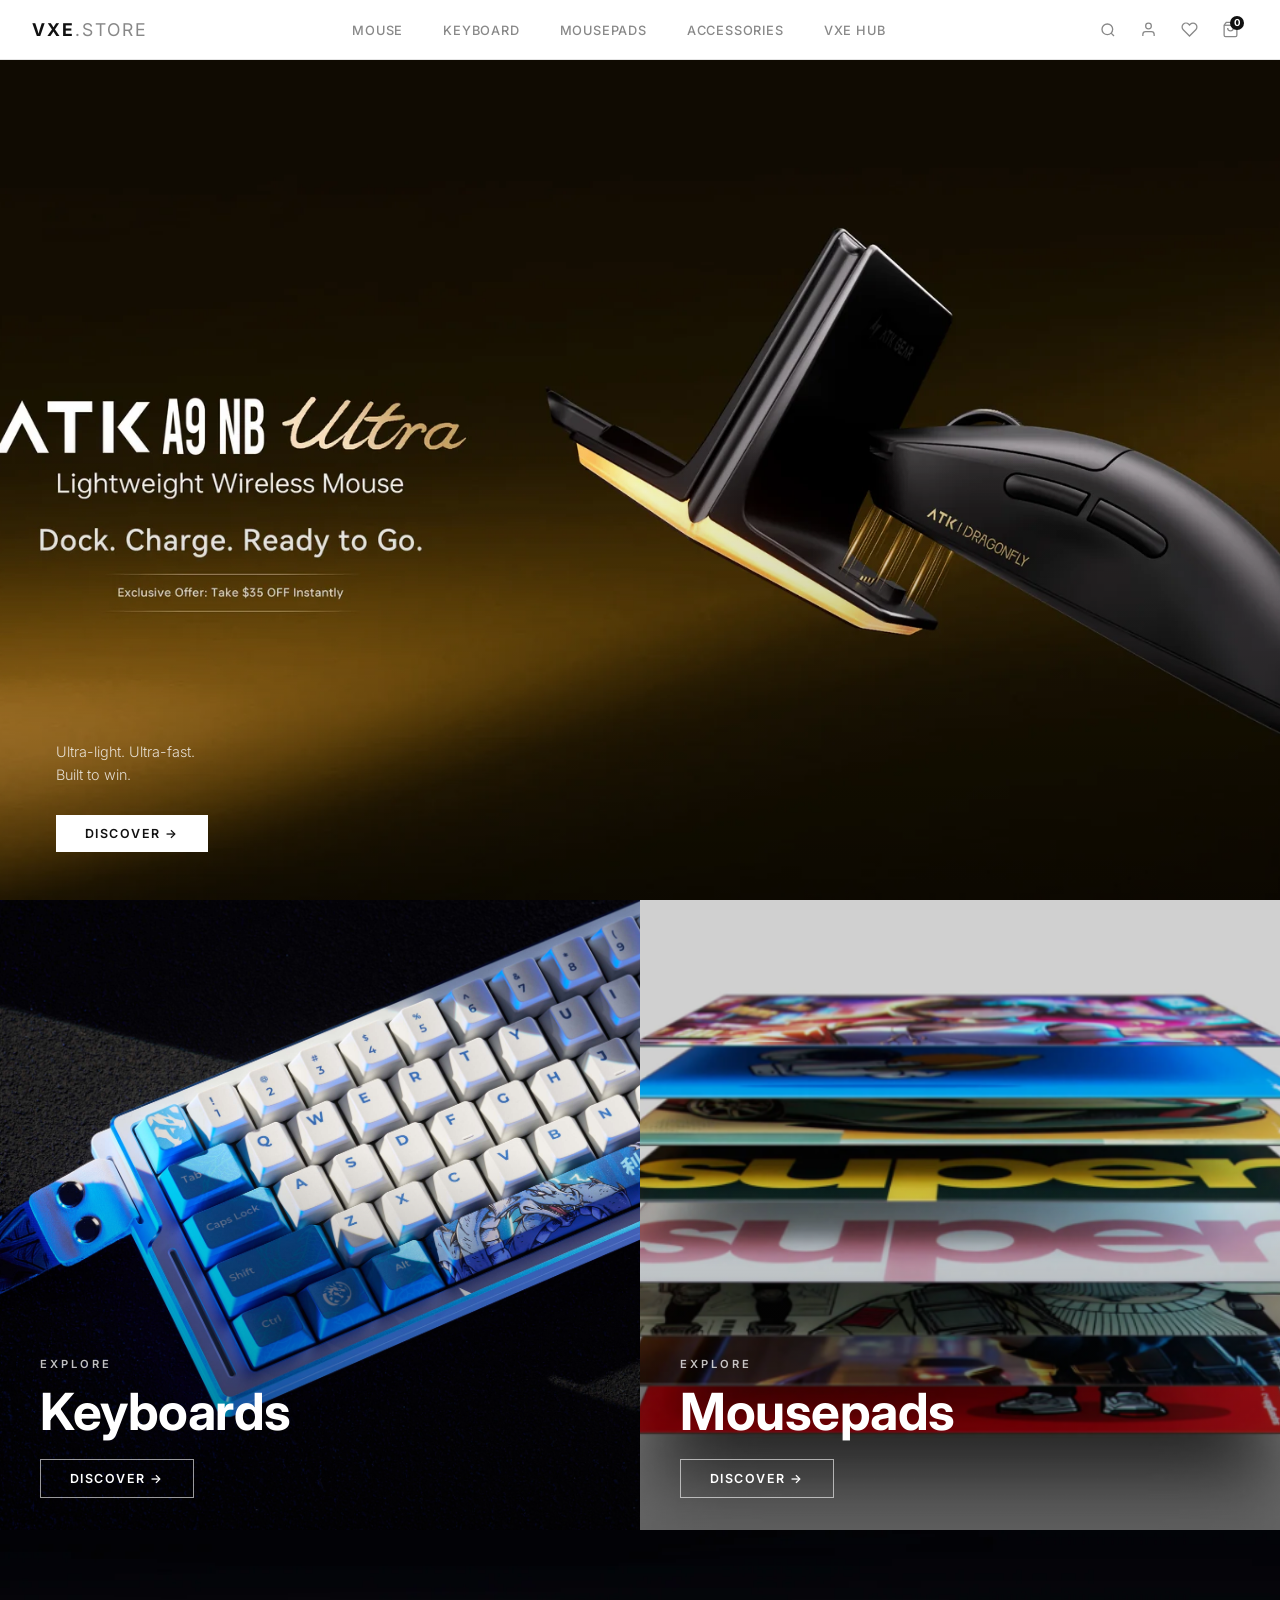
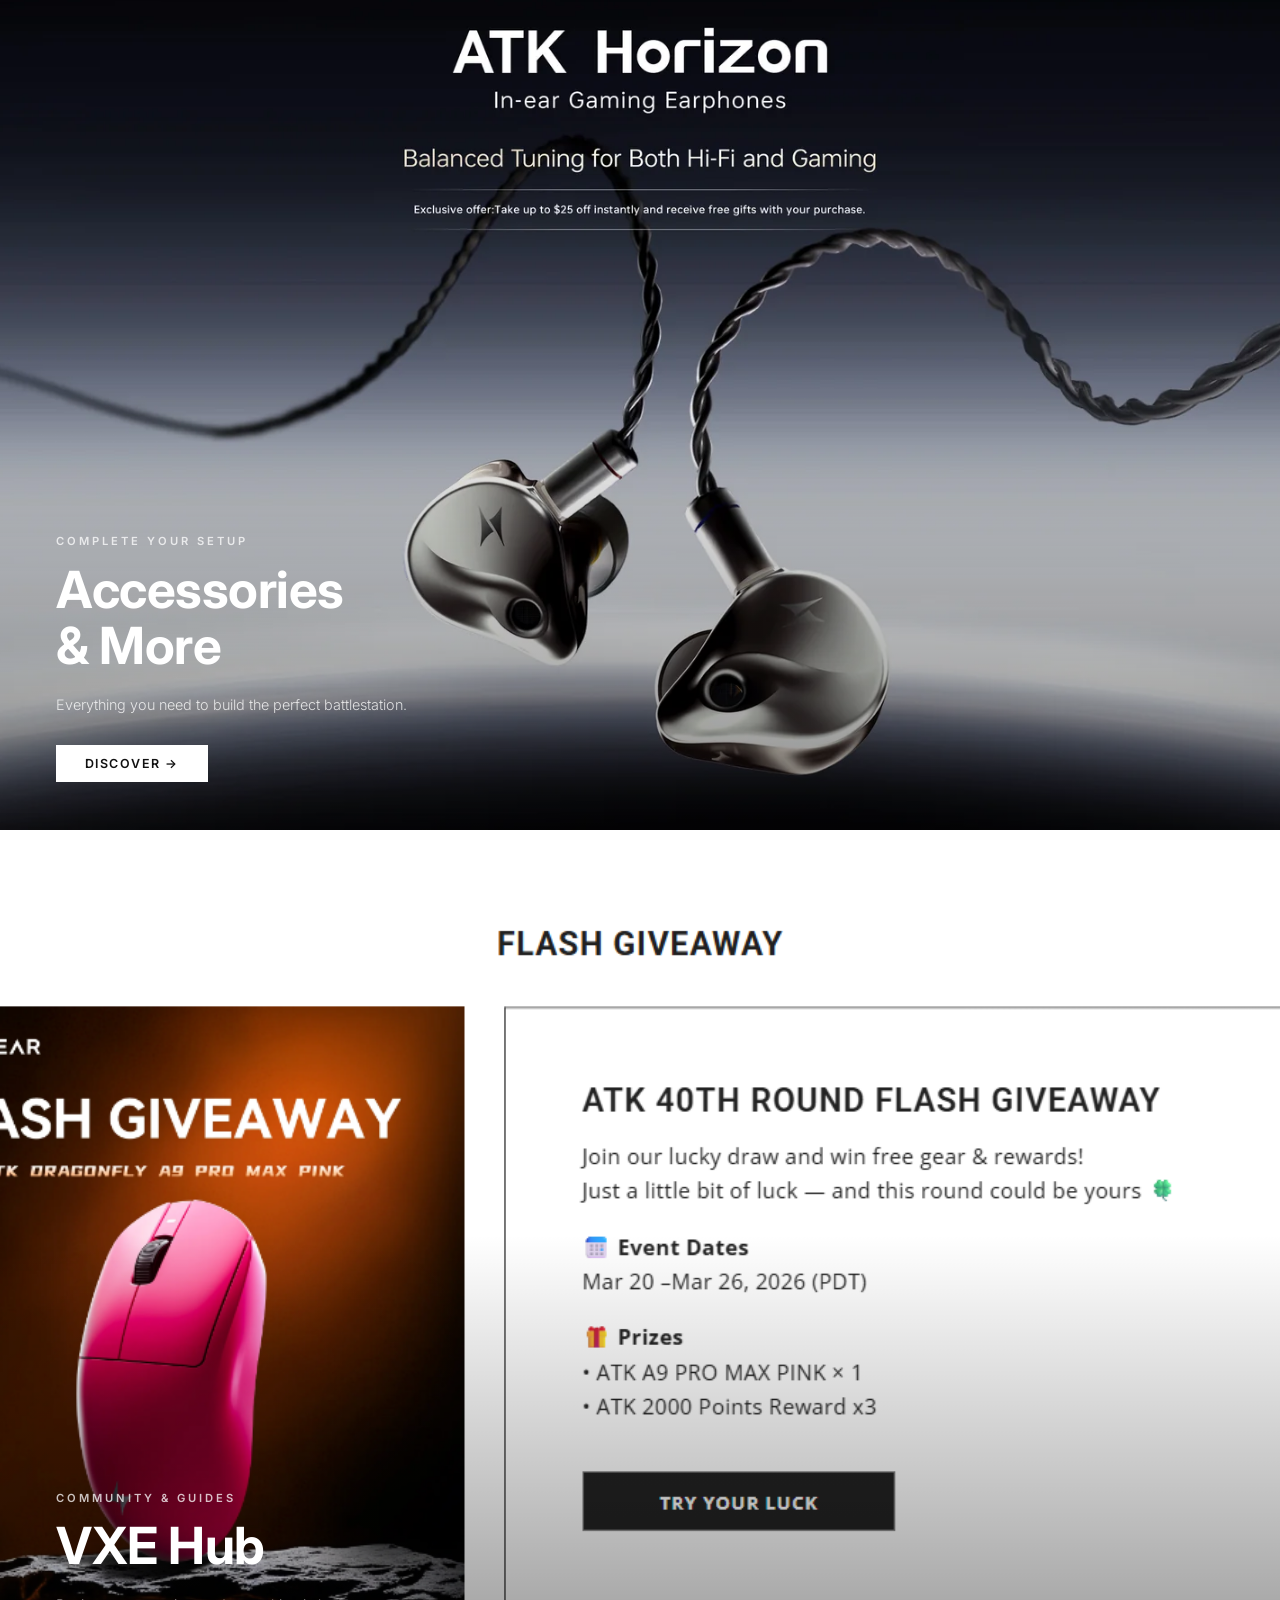
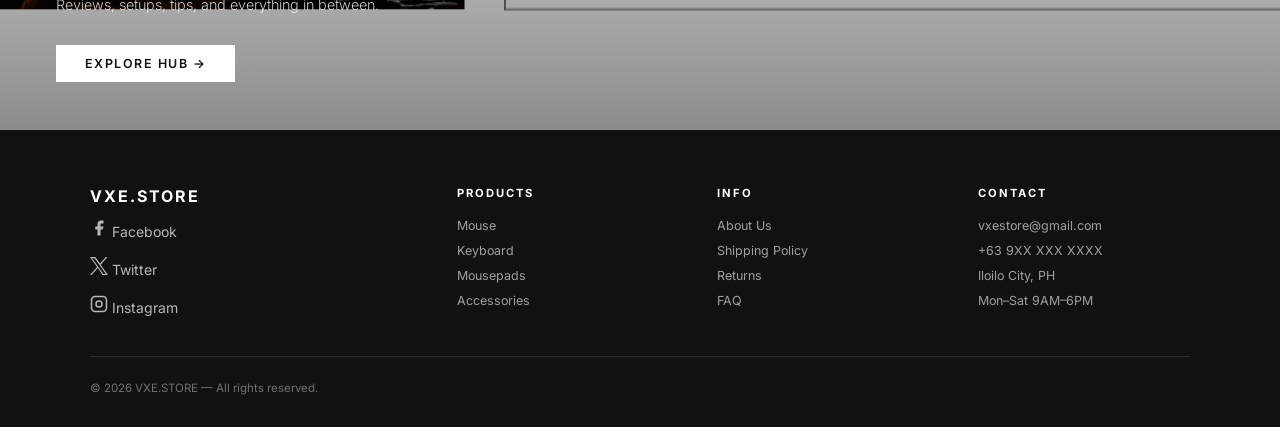
<file: index.html>
<!DOCTYPE html>
<html lang="en">
<head>
  <meta charset="UTF-8" />
  <meta name="viewport" content="width=device-width, initial-scale=1.0" />
  <title>VXE.STORE</title>
  <link rel="stylesheet" href="css/styles.css" />
  <link rel="icon" href="icon/favicon.ico">
</head>
<body>

  <nav class="site-nav">
    <a href="index.html" class="nav-logo">VXE<span>.STORE</span></a>

    <div class="nav-center">
      <ul>
        <li><a href="mouse.html">Mouse</a></li>
        <li><a href="keyboard.html">Keyboard</a></li>
        <li><a href="mousepads.html">Mousepads</a></li>
        <li><a href="accessories.html">Accessories</a></li>
        <li><a href="hub.html">VXE Hub</a></li>
      </ul>
    </div>

    <div class="nav-right">
      <input type="checkbox" class="search-toggle" id="search-toggle" />
      <div class="search-wrap">
        <label class="search-label" for="search-toggle">
          <svg width="16" height="16" fill="none" stroke="currentColor" stroke-width="2" viewBox="0 0 24 24"><circle cx="11" cy="11" r="8"/><line x1="21" y1="21" x2="16.65" y2="16.65"/></svg>
        </label>
        <div class="search-box">
          <input type="text" placeholder="Search products..." />
        </div>
      </div>

      <a href="account.html" class="nav-icon" title="Account">
        <svg width="17" height="17" fill="none" stroke="currentColor" stroke-width="1.8" viewBox="0 0 24 24"><path d="M20 21v-2a4 4 0 0 0-4-4H8a4 4 0 0 0-4 4v2"/><circle cx="12" cy="7" r="4"/></svg>
      </a>

      <a href="wishlist.html" class="nav-icon" title="Wishlist">
        <svg width="17" height="17" fill="none" stroke="currentColor" stroke-width="1.8" viewBox="0 0 24 24"><path d="M20.84 4.61a5.5 5.5 0 0 0-7.78 0L12 5.67l-1.06-1.06a5.5 5.5 0 0 0-7.78 7.78l1.06 1.06L12 21.23l7.78-7.78 1.06-1.06a5.5 5.5 0 0 0 0-7.78z"/></svg>
      </a>

      <a href="cart.html" class="nav-icon" title="Cart">
        <svg width="17" height="17" fill="none" stroke="currentColor" stroke-width="1.8" viewBox="0 0 24 24"><path d="M6 2L3 6v14a2 2 0 0 0 2 2h14a2 2 0 0 0 2-2V6l-3-4z"/><line x1="3" y1="6" x2="21" y2="6"/><path d="M16 10a4 4 0 0 1-8 0"/></svg>
        <span class="nav-badge">0</span>
      </a>

      <input type="checkbox" class="nav-toggle" id="nav-toggle" />
      <label class="nav-hamburger" for="nav-toggle">
        <span></span><span></span><span></span>
      </label>
      <div class="nav-mobile-menu">
        <ul>
          <li><a href="mouse.html"       onclick="document.getElementById('nav-toggle').checked=false">Mouse</a></li>
          <li><a href="keyboard.html"    onclick="document.getElementById('nav-toggle').checked=false">Keyboard</a></li>
          <li><a href="mousepads.html"   onclick="document.getElementById('nav-toggle').checked=false">Mousepads</a></li>
          <li><a href="accessories.html" onclick="document.getElementById('nav-toggle').checked=false">Accessories</a></li>
          <li><a href="hub.html"         onclick="document.getElementById('nav-toggle').checked=false">VXE Hub</a></li>
        </ul>
      </div>
    </div>
  </nav>


  <!-- main SECTION 1 — full viewport, primary feature -->
  <section class="main-section">
    <div class="main-bg">
      <div class="main-placeholder">
        <img src="img/main/mouse-main.webp" alt="">
      </div>
    </div>
    <div class="main-overlay"></div>
    <div class="main-content">
      
      <p>Ultra-light. Ultra-fast.<br>Built to win.</p>
      <a href="mouse.html" class="btn-discover">Discover →</a>
    </div>
  </section>


  <!-- main SECTION 2 — split panels -->
  <div class="main-split">

    <div class="main-panel">
      <div class="main-bg">
        <div class="main-placeholder">
          <img src="img/main/keyb-main.jpg" alt="">
        </div>
      </div>
      <div class="main-overlay"></div>
      <div class="main-content">
        <p class="main-label">Explore</p>
        <h2>Keyboards</h2>
        <a href="keyboard.html" class="btn-discover btn-discover-outline">Discover →</a>
      </div>
    </div>

    <div class="main-panel">
      <div class="main-bg">
        <div class="main-placeholder">
          <img src="img/main/mousepad-main.png" alt="">
        </div>
      </div>
      <div class="main-overlay"></div>
      <div class="main-content">
        <p class="main-label">Explore</p>
        <h2>Mousepads</h2>
        <a href="mousepads.html" class="btn-discover btn-discover-outline">Discover →</a>
      </div>
    </div>

  </div>


  <!-- main SECTION 3 — full viewport, accessories -->
  <section class="main-section">
    <div class="main-bg">
      <div class="main-placeholder">
        <img src="img/main/acce-main.webp" alt="">
      </div>
    </div>
    <div class="main-overlay"></div>
    <div class="main-content">
      <p class="main-label">Complete Your Setup</p>
      <h2>Accessories<br>& More</h2>
      <p>Everything you need to build the perfect battlestation.</p>
      <a href="accessories.html" class="btn-discover">Discover →</a>
    </div>
  </section>


  <!-- main SECTION 4 — VXE Hub -->
  <section class="main-section">
    <div class="main-bg">
      <div class="main-placeholder">
        <img src="img/main/hub-community.png" alt="">
      </div>
    </div>
    <div class="main-overlay"></div>
    <div class="main-content">
      <p class="main-label">Community & Guides</p>
      <h2>VXE Hub</h2>
      <p>Reviews, setups, tips, and everything in between.</p>
      <a href="hub.html" class="btn-discover">Explore Hub →</a>
    </div>
  </section>


  <footer class="site-footer">
    <div class="footer-grid">
      <div class="footer-brand">
        <div class="footer-logo">VXE.STORE</div>
        
       <ul>
          <li><a href="https://web.facebook.com/profile.php?id=61573315290863" target="_blank" class="footer-social-link">
            <svg width="18" height="18" fill="currentColor" viewBox="0 0 24 24"><path d="M18 2h-3a5 5 0 0 0-5 5v3H7v4h3v8h4v-8h3l1-4h-4V7a1 1 0 0 1 1-1h3z"/></svg>
            Facebook
          </a></li>
          <br>
          <li> <a href="https://x.com/AtkGear" target="_blank" class="footer-social-link">
            <svg width="18" height="18" fill="currentColor" viewBox="0 0 300 300"><path d="M178.57 127.15 290.27 0h-26.46l-97.03 110.38L89.34 0H0l117.13 166.93L0 300.25h26.46l102.4-116.59 81.8 116.59H300M36.01 19.54H76.66l187.13 262.13h-40.66"/></svg>
            Twitter 
          </a></li>
          <br>
          <li><a href="https://www.instagram.com/atk_gear/" target="_blank" class="footer-social-link">
            <svg width="18" height="18" fill="none" stroke="currentColor" stroke-width="2" viewBox="0 0 24 24"><rect x="2" y="2" width="20" height="20" rx="5"/><circle cx="12" cy="12" r="4"/><circle cx="17.5" cy="6.5" r="0.5" fill="currentColor" stroke="none"/></svg>
            Instagram
          </a></li>
        </ul>
        
      </div>
      <div class="footer-col">
        <h4>Products</h4>
        <ul>
          <li><a href="mouse.html">Mouse</a></li>
          <li><a href="keyboard.html">Keyboard</a></li>
          <li><a href="mousepads.html">Mousepads</a></li>
          <li><a href="accessories.html">Accessories</a></li>
        </ul>
      </div>
      <div class="footer-col">
        <h4>Info</h4>
        <ul>
          <li><a href="#">About Us</a></li>
          <li><a href="#">Shipping Policy</a></li>
          <li><a href="#">Returns</a></li>
          <li><a href="#">FAQ</a></li>
        </ul>
      </div>
      <div class="footer-col">
        <h4>Contact</h4>
        <ul>
          <li><a href="mailto:vxestore@gmail.com">vxestore@gmail.com</a></li>
          <li><a href="#">+63 9XX XXX XXXX</a></li>
          <li><a href="#">Iloilo City, PH</a></li>
          <li><a href="#">Mon–Sat 9AM–6PM</a></li>
        </ul>
      </div>
    </div>
    <div class="footer-bottom">
      <span>© 2026 VXE.STORE — All rights reserved.</span>
      
    </div>
  </footer>

</body>
</html>
</file>
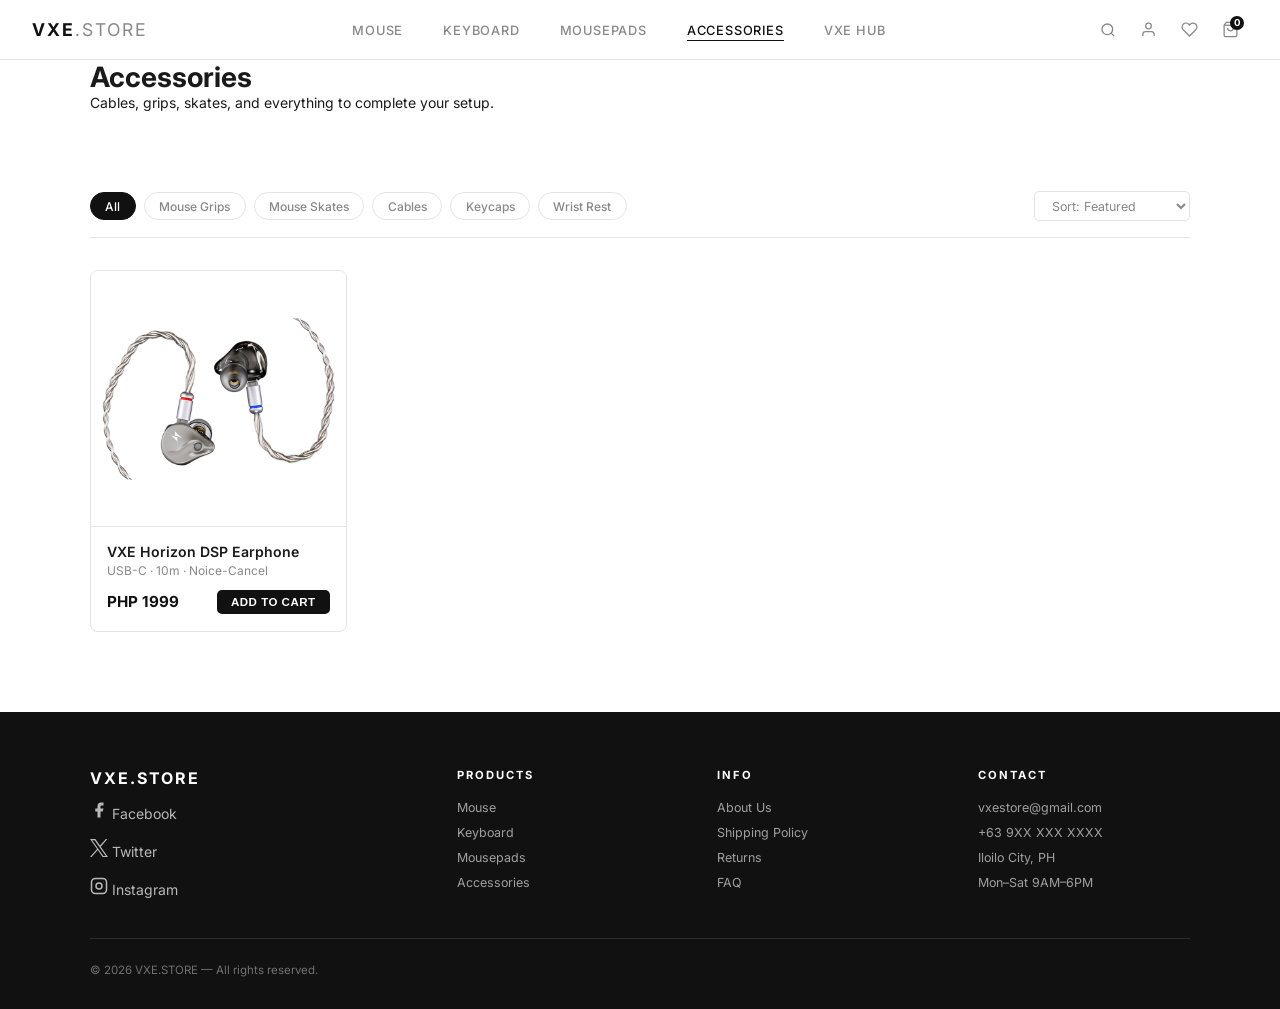
<file: accessories.html>
<!DOCTYPE html>
<html lang="en">
<head>
  <meta charset="UTF-8" />
  <meta name="viewport" content="width=device-width, initial-scale=1.0" />
  <title>Accessories — VXE.STORE</title>
  <link rel="stylesheet" href="css/styles.css" />
  <link rel="icon" href="icon/favicon.ico">
</head>
<body>
  <nav class="site-nav">
    <a href="index.html" class="nav-logo">VXE<span>.STORE</span></a>
    <div class="nav-center"><ul>
      <li><a href="mouse.html">Mouse</a></li>
      <li><a href="keyboard.html">Keyboard</a></li>
      <li><a href="mousepads.html">Mousepads</a></li>
      <li><a href="accessories.html" class="active">Accessories</a></li>
      <li><a href="hub.html">VXE Hub</a></li>
    </ul></div>
    <div class="nav-right">
      <input type="checkbox" class="search-toggle" id="search-toggle" />
      <div class="search-wrap"><label class="search-label" for="search-toggle"><svg width="16" height="16" fill="none" stroke="currentColor" stroke-width="2" viewBox="0 0 24 24"><circle cx="11" cy="11" r="8"/><line x1="21" y1="21" x2="16.65" y2="16.65"/></svg></label><div class="search-box"><input type="text" placeholder="Search products..." /></div></div>
      <a href="account.html" class="nav-icon"><svg width="17" height="17" fill="none" stroke="currentColor" stroke-width="1.8" viewBox="0 0 24 24"><path d="M20 21v-2a4 4 0 0 0-4-4H8a4 4 0 0 0-4 4v2"/><circle cx="12" cy="7" r="4"/></svg></a>
      <a href="wishlist.html" class="nav-icon"><svg width="17" height="17" fill="none" stroke="currentColor" stroke-width="1.8" viewBox="0 0 24 24"><path d="M20.84 4.61a5.5 5.5 0 0 0-7.78 0L12 5.67l-1.06-1.06a5.5 5.5 0 0 0-7.78 7.78l1.06 1.06L12 21.23l7.78-7.78 1.06-1.06a5.5 5.5 0 0 0 0-7.78z"/></svg></a>
      <a href="cart.html" class="nav-icon"><svg width="17" height="17" fill="none" stroke="currentColor" stroke-width="1.8" viewBox="0 0 24 24"><path d="M6 2L3 6v14a2 2 0 0 0 2 2h14a2 2 0 0 0 2-2V6l-3-4z"/><line x1="3" y1="6" x2="21" y2="6"/><path d="M16 10a4 4 0 0 1-8 0"/></svg><span class="nav-badge">0</span></a>
      <input type="checkbox" class="nav-toggle" id="nav-toggle" />
      <label class="nav-hamburger" for="nav-toggle"><span></span><span></span><span></span></label>
      <div class="nav-mobile-menu"><ul>
        <li><a href="mouse.html"       onclick="document.getElementById('nav-toggle').checked=false">Mouse</a></li>
        <li><a href="keyboard.html"    onclick="document.getElementById('nav-toggle').checked=false">Keyboard</a></li>
        <li><a href="mousepads.html"   onclick="document.getElementById('nav-toggle').checked=false">Mousepads</a></li>
        <li><a href="accessories.html" onclick="document.getElementById('nav-toggle').checked=false">Accessories</a></li>
        <li><a href="hub.html"         onclick="document.getElementById('nav-toggle').checked=false">VXE Hub</a></li>
      </ul></div>
    </div>
  </nav>

  <div class="page-hero"><div class="container"><h1>Accessories</h1><p>Cables, grips, skates, and everything to complete your setup.</p></div></div>

  <section class="page-section"><div class="container">
    <div class="filter-bar">
      <div class="filter-tags">
        <span class="filter-tag active">All</span>
        <span class="filter-tag">Mouse Grips</span>
        <span class="filter-tag">Mouse Skates</span>
        <span class="filter-tag">Cables</span>
        <span class="filter-tag">Keycaps</span>
        <span class="filter-tag">Wrist Rest</span>
      </div>
      <select class="sort-select"><option>Sort: Featured</option><option>Price: Low to High</option><option>Price: High to Low</option><option>Newest</option></select>
    </div>
    <div class="product-grid">
      <div class="product-card">
        <div class="product-img">
          <div class="product-placeholder">
            <img src="img/accessories/horizonep.webp" alt="">
            </div><span class="product-wish">♡</span></div><div class="product-info"><h3>VXE Horizon DSP Earphone</h3><p class="product-variant">USB-C · 10m · Noice-Cancel</p><div class="product-bottom"><span class="product-price">PHP 1999</span><button class="btn-sm">Add to Cart</button></div></div></div>
      
    </div>
  </div></section>

  <footer class="site-footer"><div class="footer-grid"><div class="footer-brand"><div class="footer-logo">VXE.STORE</div> <ul>
          <li><a href="https://web.facebook.com/profile.php?id=61573315290863" target="_blank" class="footer-social-link">
            <svg width="18" height="18" fill="currentColor" viewBox="0 0 24 24"><path d="M18 2h-3a5 5 0 0 0-5 5v3H7v4h3v8h4v-8h3l1-4h-4V7a1 1 0 0 1 1-1h3z"/></svg>
            Facebook
          </a></li>
          <br>
          <li> <a href="https://x.com/AtkGear" target="_blank" class="footer-social-link">
            <svg width="18" height="18" fill="currentColor" viewBox="0 0 300 300"><path d="M178.57 127.15 290.27 0h-26.46l-97.03 110.38L89.34 0H0l117.13 166.93L0 300.25h26.46l102.4-116.59 81.8 116.59H300M36.01 19.54H76.66l187.13 262.13h-40.66"/></svg>
            Twitter 
          </a></li>
          <br>
          <li><a href="https://www.instagram.com/atk_gear/" target="_blank" class="footer-social-link">
            <svg width="18" height="18" fill="none" stroke="currentColor" stroke-width="2" viewBox="0 0 24 24"><rect x="2" y="2" width="20" height="20" rx="5"/><circle cx="12" cy="12" r="4"/><circle cx="17.5" cy="6.5" r="0.5" fill="currentColor" stroke="none"/></svg>
            Instagram
          </a></li>
        </ul>
        </div><div class="footer-col"><h4>Products</h4><ul><li><a href="mouse.html">Mouse</a></li><li><a href="keyboard.html">Keyboard</a></li><li><a href="mousepads.html">Mousepads</a></li><li><a href="accessories.html">Accessories</a></li></ul></div><div class="footer-col"><h4>Info</h4><ul><li><a href="#">About Us</a></li><li><a href="#">Shipping Policy</a></li><li><a href="#">Returns</a></li><li><a href="#">FAQ</a></li></ul></div><div class="footer-col"><h4>Contact</h4><ul><li><a href="#">vxestore@gmail.com</a></li><li><a href="#">+63 9XX XXX XXXX</a></li><li><a href="#">Iloilo City, PH</a></li><li><a href="#">Mon–Sat 9AM–6PM</a></li></ul></div></div><div class="footer-bottom"><span>© 2026 VXE.STORE — All rights reserved.</span></div></footer>
</body>
</html>
</file>
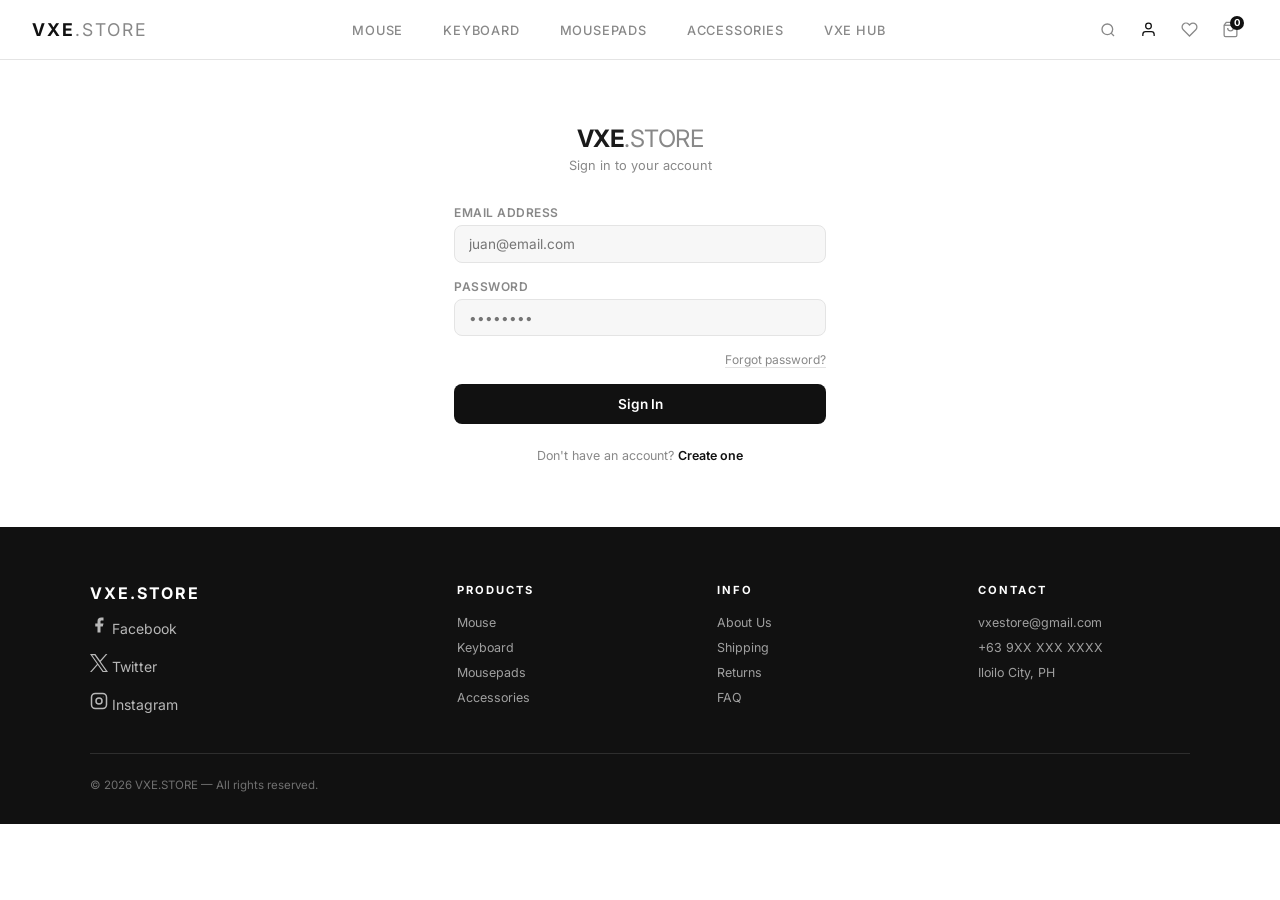
<file: account.html>
<!DOCTYPE html>
<html lang="en">
<head>
  <meta charset="UTF-8" />
  <meta name="viewport" content="width=device-width, initial-scale=1.0" />
  <title>My Account — VXE.STORE</title>
  <link rel="stylesheet" href="css/styles.css" />
  <link rel="icon" href="icon/favicon.ico">
</head>
<body>

  <nav class="site-nav">
    <a href="index.html" class="nav-logo">VXE<span>.STORE</span></a>
    <div class="nav-center"><ul>
      <li><a href="mouse.html">Mouse</a></li>
      <li><a href="keyboard.html">Keyboard</a></li>
      <li><a href="mousepads.html">Mousepads</a></li>
      <li><a href="accessories.html">Accessories</a></li>
      <li><a href="hub.html">VXE Hub</a></li>
    </ul></div>
    <div class="nav-right">
      <input type="checkbox" class="search-toggle" id="search-toggle" />
      <div class="search-wrap">
        <label class="search-label" for="search-toggle">
          <svg width="16" height="16" fill="none" stroke="currentColor" stroke-width="2" viewBox="0 0 24 24"><circle cx="11" cy="11" r="8"/><line x1="21" y1="21" x2="16.65" y2="16.65"/></svg>
        </label>
        <div class="search-box"><input type="text" placeholder="Search products..." /></div>
      </div>
      <a href="account.html" class="nav-icon" style="color:var(--accent);">
        <svg width="17" height="17" fill="none" stroke="currentColor" stroke-width="1.8" viewBox="0 0 24 24"><path d="M20 21v-2a4 4 0 0 0-4-4H8a4 4 0 0 0-4 4v2"/><circle cx="12" cy="7" r="4"/></svg>
      </a>
      <a href="wishlist.html" class="nav-icon">
        <svg width="17" height="17" fill="none" stroke="currentColor" stroke-width="1.8" viewBox="0 0 24 24"><path d="M20.84 4.61a5.5 5.5 0 0 0-7.78 0L12 5.67l-1.06-1.06a5.5 5.5 0 0 0-7.78 7.78l1.06 1.06L12 21.23l7.78-7.78 1.06-1.06a5.5 5.5 0 0 0 0-7.78z"/></svg>
      </a>
      <a href="cart.html" class="nav-icon">
        <svg width="17" height="17" fill="none" stroke="currentColor" stroke-width="1.8" viewBox="0 0 24 24"><path d="M6 2L3 6v14a2 2 0 0 0 2 2h14a2 2 0 0 0 2-2V6l-3-4z"/><line x1="3" y1="6" x2="21" y2="6"/><path d="M16 10a4 4 0 0 1-8 0"/></svg>
        <span class="nav-badge">0</span>
      </a>
      <input type="checkbox" class="nav-toggle" id="nav-toggle" />
      <label class="nav-hamburger" for="nav-toggle"><span></span><span></span><span></span></label>
      <div class="nav-mobile-menu"><ul>
        <li><a href="mouse.html"       onclick="document.getElementById('nav-toggle').checked=false">Mouse</a></li>
        <li><a href="keyboard.html"    onclick="document.getElementById('nav-toggle').checked=false">Keyboard</a></li>
        <li><a href="mousepads.html"   onclick="document.getElementById('nav-toggle').checked=false">Mousepads</a></li>
        <li><a href="accessories.html" onclick="document.getElementById('nav-toggle').checked=false">Accessories</a></li>
        <li><a href="hub.html"         onclick="document.getElementById('nav-toggle').checked=false">VXE Hub</a></li>
      </ul></div>
    </div>
  </nav>

  <div class="auth-wrap">
    <div style="text-align:center; margin-bottom:2rem;">
      <div style="font-size:1.5rem; font-weight:700; letter-spacing:-0.5px; margin-bottom:0.3rem;">VXE<span style="color:var(--muted); font-weight:400;">.STORE</span></div>
      <div style="font-size:0.8rem; color:var(--muted);">Sign in to your account</div>
    </div>

    <div class="auth-form">
      <div class="form-field">
        <label>Email Address</label>
        <input type="email" placeholder="juan@email.com" />
      </div>
      <div class="form-field">
        <label>Password</label>
        <input type="password" placeholder="••••••••" />
      </div>
      <div style="display:flex; justify-content:flex-end;">
        <a href="#" style="font-size:0.75rem; color:var(--muted); border-bottom:1px solid var(--border);">Forgot password?</a>
      </div>
      <button class="btn-auth">Sign In</button>
    </div>

    <p class="auth-footer" style="margin-top:1.5rem;">
      Don't have an account? <a href="#">Create one</a>
    </p>
  </div>

  <footer class="site-footer">
    <div class="footer-grid">
      <div class="footer-brand"><div class="footer-logo">VXE.STORE</div> <ul>
          <li><a href="https://web.facebook.com/profile.php?id=61573315290863" target="_blank" class="footer-social-link">
            <svg width="18" height="18" fill="currentColor" viewBox="0 0 24 24"><path d="M18 2h-3a5 5 0 0 0-5 5v3H7v4h3v8h4v-8h3l1-4h-4V7a1 1 0 0 1 1-1h3z"/></svg>
            Facebook
          </a></li>
          <br>
          <li> <a href="https://x.com/AtkGear" target="_blank" class="footer-social-link">
            <svg width="18" height="18" fill="currentColor" viewBox="0 0 300 300"><path d="M178.57 127.15 290.27 0h-26.46l-97.03 110.38L89.34 0H0l117.13 166.93L0 300.25h26.46l102.4-116.59 81.8 116.59H300M36.01 19.54H76.66l187.13 262.13h-40.66"/></svg>
            Twitter 
          </a></li>
          <br>
          <li><a href="https://www.instagram.com/atk_gear/" target="_blank" class="footer-social-link">
            <svg width="18" height="18" fill="none" stroke="currentColor" stroke-width="2" viewBox="0 0 24 24"><rect x="2" y="2" width="20" height="20" rx="5"/><circle cx="12" cy="12" r="4"/><circle cx="17.5" cy="6.5" r="0.5" fill="currentColor" stroke="none"/></svg>
            Instagram
          </a></li>
        </ul>
        </div>
      <div class="footer-col"><h4>Products</h4><ul><li><a href="mouse.html">Mouse</a></li><li><a href="keyboard.html">Keyboard</a></li><li><a href="mousepads.html">Mousepads</a></li><li><a href="accessories.html">Accessories</a></li></ul></div>
      <div class="footer-col"><h4>Info</h4><ul><li><a href="#">About Us</a></li><li><a href="#">Shipping</a></li><li><a href="#">Returns</a></li><li><a href="#">FAQ</a></li></ul></div>
      <div class="footer-col"><h4>Contact</h4><ul><li><a href="#">vxestore@gmail.com</a></li><li><a href="#">+63 9XX XXX XXXX</a></li><li><a href="#">Iloilo City, PH</a></li></ul></div>
    </div>
    <div class="footer-bottom"><span>© 2026 VXE.STORE — All rights reserved.</span></div>
  </footer>

</body>
</html>
</file>
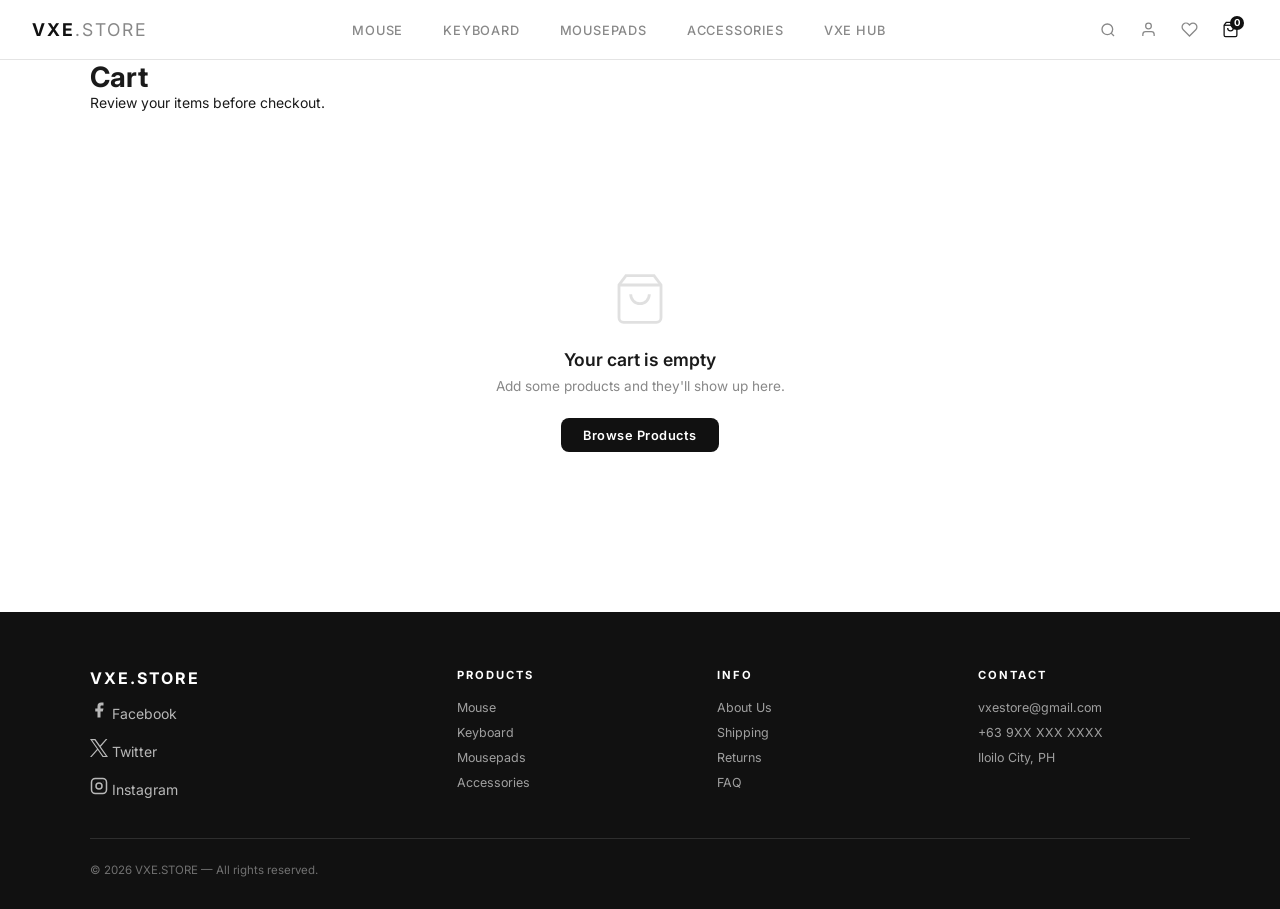
<file: cart.html>
<!DOCTYPE html>
<html lang="en">
<head>
  <meta charset="UTF-8" />
  <meta name="viewport" content="width=device-width, initial-scale=1.0" />
  <title>Cart — VXE.STORE</title>
  <link rel="stylesheet" href="css/styles.css" />
  <link rel="icon" href="icon/favicon.ico">
</head>
<body>

  <nav class="site-nav">
    <a href="index.html" class="nav-logo">VXE<span>.STORE</span></a>
    <div class="nav-center"><ul>
      <li><a href="mouse.html">Mouse</a></li>
      <li><a href="keyboard.html">Keyboard</a></li>
      <li><a href="mousepads.html">Mousepads</a></li>
      <li><a href="accessories.html">Accessories</a></li>
      <li><a href="hub.html">VXE Hub</a></li>
    </ul></div>
    <div class="nav-right">
      <input type="checkbox" class="search-toggle" id="search-toggle" />
      <div class="search-wrap">
        <label class="search-label" for="search-toggle">
          <svg width="16" height="16" fill="none" stroke="currentColor" stroke-width="2" viewBox="0 0 24 24"><circle cx="11" cy="11" r="8"/><line x1="21" y1="21" x2="16.65" y2="16.65"/></svg>
        </label>
        <div class="search-box"><input type="text" placeholder="Search products..." /></div>
      </div>
      <a href="account.html" class="nav-icon">
        <svg width="17" height="17" fill="none" stroke="currentColor" stroke-width="1.8" viewBox="0 0 24 24"><path d="M20 21v-2a4 4 0 0 0-4-4H8a4 4 0 0 0-4 4v2"/><circle cx="12" cy="7" r="4"/></svg>
      </a>
      <a href="wishlist.html" class="nav-icon">
        <svg width="17" height="17" fill="none" stroke="currentColor" stroke-width="1.8" viewBox="0 0 24 24"><path d="M20.84 4.61a5.5 5.5 0 0 0-7.78 0L12 5.67l-1.06-1.06a5.5 5.5 0 0 0-7.78 7.78l1.06 1.06L12 21.23l7.78-7.78 1.06-1.06a5.5 5.5 0 0 0 0-7.78z"/></svg>
      </a>
      <a href="cart.html" class="nav-icon" style="color:var(--accent);">
        <svg width="17" height="17" fill="none" stroke="currentColor" stroke-width="1.8" viewBox="0 0 24 24"><path d="M6 2L3 6v14a2 2 0 0 0 2 2h14a2 2 0 0 0 2-2V6l-3-4z"/><line x1="3" y1="6" x2="21" y2="6"/><path d="M16 10a4 4 0 0 1-8 0"/></svg>
        <span class="nav-badge">0</span>
      </a>
      <input type="checkbox" class="nav-toggle" id="nav-toggle" />
      <label class="nav-hamburger" for="nav-toggle"><span></span><span></span><span></span></label>
      <div class="nav-mobile-menu"><ul>
        <li><a href="mouse.html"       onclick="document.getElementById('nav-toggle').checked=false">Mouse</a></li>
        <li><a href="keyboard.html"    onclick="document.getElementById('nav-toggle').checked=false">Keyboard</a></li>
        <li><a href="mousepads.html"   onclick="document.getElementById('nav-toggle').checked=false">Mousepads</a></li>
        <li><a href="accessories.html" onclick="document.getElementById('nav-toggle').checked=false">Accessories</a></li>
        <li><a href="hub.html"         onclick="document.getElementById('nav-toggle').checked=false">VXE Hub</a></li>
      </ul></div>
    </div>
  </nav>

  <div class="page-hero">
    <div class="container">
      <h1>Cart</h1>
      <p>Review your items before checkout.</p>
    </div>
  </div>

  <section class="page-section">
    <div class="container">
      <div class="wishlist-empty">
        <svg viewBox="0 0 24 24" fill="none" stroke="currentColor" stroke-width="1.2"><path d="M6 2L3 6v14a2 2 0 0 0 2 2h14a2 2 0 0 0 2-2V6l-3-4z"/><line x1="3" y1="6" x2="21" y2="6"/><path d="M16 10a4 4 0 0 1-8 0"/></svg>
        <h2>Your cart is empty</h2>
        <p>Add some products and they'll show up here.</p>
        <a href="mouse.html" class="btn-save" style="margin:0 auto; text-decoration:none;">Browse Products</a>
      </div>
    </div>
  </section>

  <footer class="site-footer">
    <div class="footer-grid">
      <div class="footer-brand"><div class="footer-logo">VXE.STORE</div> <ul>
          <li><a href="https://web.facebook.com/profile.php?id=61573315290863" target="_blank" class="footer-social-link">
            <svg width="18" height="18" fill="currentColor" viewBox="0 0 24 24"><path d="M18 2h-3a5 5 0 0 0-5 5v3H7v4h3v8h4v-8h3l1-4h-4V7a1 1 0 0 1 1-1h3z"/></svg>
            Facebook
          </a></li>
          <br>
          <li> <a href="https://x.com/AtkGear" target="_blank" class="footer-social-link">
            <svg width="18" height="18" fill="currentColor" viewBox="0 0 300 300"><path d="M178.57 127.15 290.27 0h-26.46l-97.03 110.38L89.34 0H0l117.13 166.93L0 300.25h26.46l102.4-116.59 81.8 116.59H300M36.01 19.54H76.66l187.13 262.13h-40.66"/></svg>
            Twitter 
          </a></li>
          <br>
          <li><a href="https://www.instagram.com/atk_gear/" target="_blank" class="footer-social-link">
            <svg width="18" height="18" fill="none" stroke="currentColor" stroke-width="2" viewBox="0 0 24 24"><rect x="2" y="2" width="20" height="20" rx="5"/><circle cx="12" cy="12" r="4"/><circle cx="17.5" cy="6.5" r="0.5" fill="currentColor" stroke="none"/></svg>
            Instagram
          </a></li>
        </ul>
        </div>
      <div class="footer-col"><h4>Products</h4><ul><li><a href="mouse.html">Mouse</a></li><li><a href="keyboard.html">Keyboard</a></li><li><a href="mousepads.html">Mousepads</a></li><li><a href="accessories.html">Accessories</a></li></ul></div>
      <div class="footer-col"><h4>Info</h4><ul><li><a href="#">About Us</a></li><li><a href="#">Shipping</a></li><li><a href="#">Returns</a></li><li><a href="#">FAQ</a></li></ul></div>
      <div class="footer-col"><h4>Contact</h4><ul><li><a href="#">vxestore@gmail.com</a></li><li><a href="#">+63 9XX XXX XXXX</a></li><li><a href="#">Iloilo City, PH</a></li></ul></div>
    </div>
    <div class="footer-bottom"><span>© 2026 VXE.STORE — All rights reserved.</span></div>
  </footer>

</body>
</html>
</file>
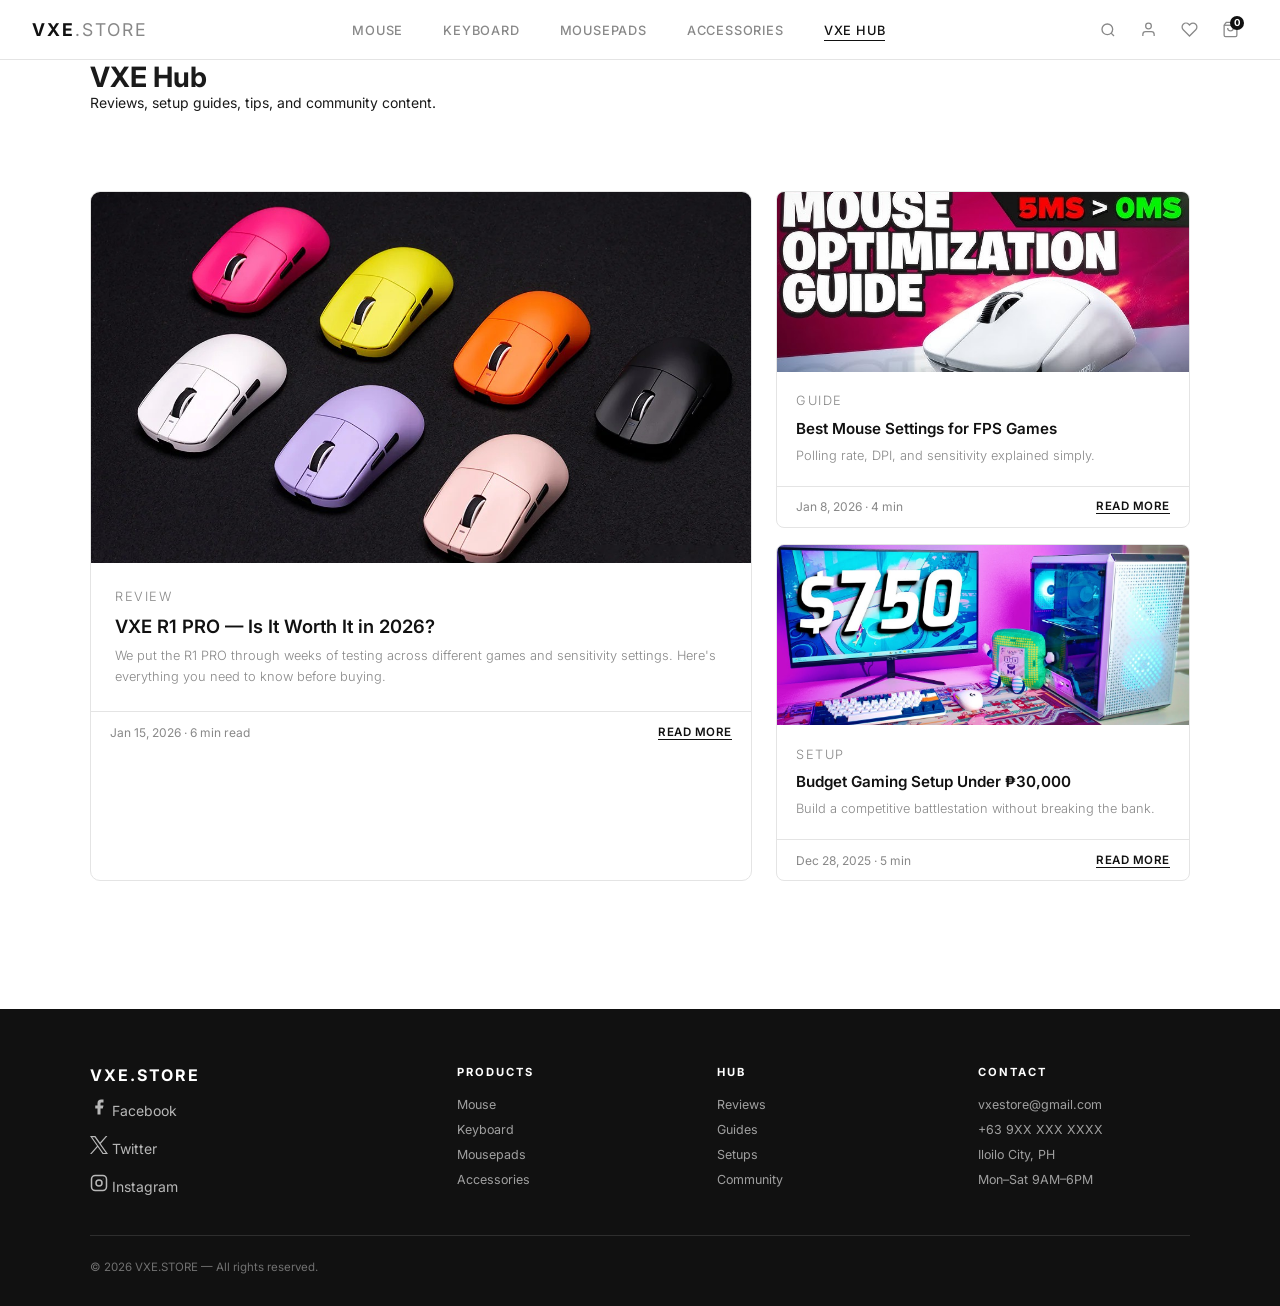
<file: hub.html>
<!DOCTYPE html>
<html lang="en">
<head>
  <meta charset="UTF-8" />
  <meta name="viewport" content="width=device-width, initial-scale=1.0" />
  <title>VXE Hub — VXE.STORE</title>
  <link rel="stylesheet" href="css/styles.css" />
  <link rel="icon" href="icon/favicon.ico">
  <style>
    
  </style>
</head>
<body>

  <nav class="site-nav">
    <a href="index.html" class="nav-logo">VXE<span>.STORE</span></a>
    <div class="nav-center"><ul>
      <li><a href="mouse.html">Mouse</a></li>
      <li><a href="keyboard.html">Keyboard</a></li>
      <li><a href="mousepads.html">Mousepads</a></li>
      <li><a href="accessories.html">Accessories</a></li>
      <li><a href="hub.html" class="active">VXE Hub</a></li>
    </ul></div>
    <div class="nav-right">
      <input type="checkbox" class="search-toggle" id="search-toggle" />
      <div class="search-wrap"><label class="search-label" for="search-toggle"><svg width="16" height="16" fill="none" stroke="currentColor" stroke-width="2" viewBox="0 0 24 24"><circle cx="11" cy="11" r="8"/><line x1="21" y1="21" x2="16.65" y2="16.65"/></svg></label><div class="search-box"><input type="text" placeholder="Search..." /></div></div>
      <a href="account.html" class="nav-icon"><svg width="17" height="17" fill="none" stroke="currentColor" stroke-width="1.8" viewBox="0 0 24 24"><path d="M20 21v-2a4 4 0 0 0-4-4H8a4 4 0 0 0-4 4v2"/><circle cx="12" cy="7" r="4"/></svg></a>
      <a href="wishlist.html" class="nav-icon"><svg width="17" height="17" fill="none" stroke="currentColor" stroke-width="1.8" viewBox="0 0 24 24"><path d="M20.84 4.61a5.5 5.5 0 0 0-7.78 0L12 5.67l-1.06-1.06a5.5 5.5 0 0 0-7.78 7.78l1.06 1.06L12 21.23l7.78-7.78 1.06-1.06a5.5 5.5 0 0 0 0-7.78z"/></svg></a>
      <a href="cart.html" class="nav-icon"><svg width="17" height="17" fill="none" stroke="currentColor" stroke-width="1.8" viewBox="0 0 24 24"><path d="M6 2L3 6v14a2 2 0 0 0 2 2h14a2 2 0 0 0 2-2V6l-3-4z"/><line x1="3" y1="6" x2="21" y2="6"/><path d="M16 10a4 4 0 0 1-8 0"/></svg><span class="nav-badge">0</span></a>
      <input type="checkbox" class="nav-toggle" id="nav-toggle" />
      <label class="nav-hamburger" for="nav-toggle"><span></span><span></span><span></span></label>
      <div class="nav-mobile-menu"><ul>
        <li><a href="mouse.html"       onclick="document.getElementById('nav-toggle').checked=false">Mouse</a></li>
        <li><a href="keyboard.html"    onclick="document.getElementById('nav-toggle').checked=false">Keyboard</a></li>
        <li><a href="mousepads.html"   onclick="document.getElementById('nav-toggle').checked=false">Mousepads</a></li>
        <li><a href="accessories.html" onclick="document.getElementById('nav-toggle').checked=false">Accessories</a></li>
        <li><a href="hub.html"         onclick="document.getElementById('nav-toggle').checked=false">VXE Hub</a></li>
      </ul></div>
    </div>
  </nav>

  <div class="hub-hero">
    <div class="container">
      <h1>VXE Hub</h1>
      <p>Reviews, setup guides, tips, and community content.</p>
    </div>
  </div>

  <section class="page-section">
    <div class="container">

      <div class="hub-featured">
        <div class="hub-featured-main hub-card">
          <div class="hub-card-img">
            <div class="hub-placeholder">
              <img src="img/hub/r1pro-hub.jpg" alt="">
            </div>
          </div>
          <div class="hub-card-body">
            <p class="hub-tag">Review</p>
            <h3>VXE R1 PRO — Is It Worth It in 2026?</h3>
            <p>We put the R1 PRO through weeks of testing across different games and sensitivity settings. Here's everything you need to know before buying.</p>
          </div>
          <div class="hub-card-footer">
            <span>Jan 15, 2026 · 6 min read</span>
            <a href="https://www.rtings.com/mouse/reviews/vxe/r1-pro" class="hub-read-more" target="_blank">Read More</a>
          </div>
        </div>

        <div class="hub-side">
          <div class="hub-card">
            <div class="hub-card-img" style="aspect-ratio: 16/7;">
              <div class="hub-placeholder">
                <img src="img/hub/mouse-guide.jpg" alt="">
              </div>
            </div>
            <div class="hub-card-body">
              <p class="hub-tag">Guide</p>
              <h3>Best Mouse Settings for FPS Games</h3>
              <p>Polling rate, DPI, and sensitivity explained simply.</p>
            </div>
            <div class="hub-card-footer">
              <span>Jan 8, 2026 · 4 min</span>
              <a href="https://www.youtube.com/watch?v=MRp2JT8QPeE" class="hub-read-more" target="_blank">Read More</a>
            </div>
          </div>

          <div class="hub-card">
            <div class="hub-card-img" style="aspect-ratio: 16/7;">
              <div class="hub-placeholder">
                <img src="img/hub/budj-setup.jpg" alt="">
              </div>
            </div>
            <div class="hub-card-body">
              <p class="hub-tag">Setup</p>
              <h3>Budget Gaming Setup Under ₱30,000</h3>
              <p>Build a competitive battlestation without breaking the bank.</p>
            </div>
            <div class="hub-card-footer">
              <span>Dec 28, 2025 · 5 min</span>
              <a href="https://www.tomshardware.com/best-picks/best-pc-builds-gaming" class="hub-read-more" target="_blank">Read More</a>
            </div>
          </div>
        </div>
      </div>
  </section>

  <footer class="site-footer"><div class="footer-grid"><div class="footer-brand"><div class="footer-logo">VXE.STORE</div> <ul>
          <li><a href="https://web.facebook.com/profile.php?id=61573315290863" target="_blank" class="footer-social-link">
            <svg width="18" height="18" fill="currentColor" viewBox="0 0 24 24"><path d="M18 2h-3a5 5 0 0 0-5 5v3H7v4h3v8h4v-8h3l1-4h-4V7a1 1 0 0 1 1-1h3z"/></svg>
            Facebook
          </a></li>
          <br>
          <li> <a href="https://x.com/AtkGear" target="_blank" class="footer-social-link">
            <svg width="18" height="18" fill="currentColor" viewBox="0 0 300 300"><path d="M178.57 127.15 290.27 0h-26.46l-97.03 110.38L89.34 0H0l117.13 166.93L0 300.25h26.46l102.4-116.59 81.8 116.59H300M36.01 19.54H76.66l187.13 262.13h-40.66"/></svg>
            Twitter 
          </a></li>
          <br>
          <li><a href="https://www.instagram.com/atk_gear/" target="_blank" class="footer-social-link">
            <svg width="18" height="18" fill="none" stroke="currentColor" stroke-width="2" viewBox="0 0 24 24"><rect x="2" y="2" width="20" height="20" rx="5"/><circle cx="12" cy="12" r="4"/><circle cx="17.5" cy="6.5" r="0.5" fill="currentColor" stroke="none"/></svg>
            Instagram
          </a></li>
        </ul>
        </div><div class="footer-col"><h4>Products</h4><ul><li><a href="mouse.html">Mouse</a></li><li><a href="keyboard.html">Keyboard</a></li><li><a href="mousepads.html">Mousepads</a></li><li><a href="accessories.html">Accessories</a></li></ul></div><div class="footer-col"><h4>Hub</h4><ul><li><a href="#">Reviews</a></li><li><a href="#">Guides</a></li><li><a href="#">Setups</a></li><li><a href="#">Community</a></li></ul></div><div class="footer-col"><h4>Contact</h4><ul><li><a href="#">vxestore@gmail.com</a></li><li><a href="#">+63 9XX XXX XXXX</a></li><li><a href="#">Iloilo City, PH</a></li><li><a href="#">Mon–Sat 9AM–6PM</a></li></ul></div></div><div class="footer-bottom"><span>© 2026 VXE.STORE — All rights reserved.</span></div></footer>

</body>
</html>
</file>
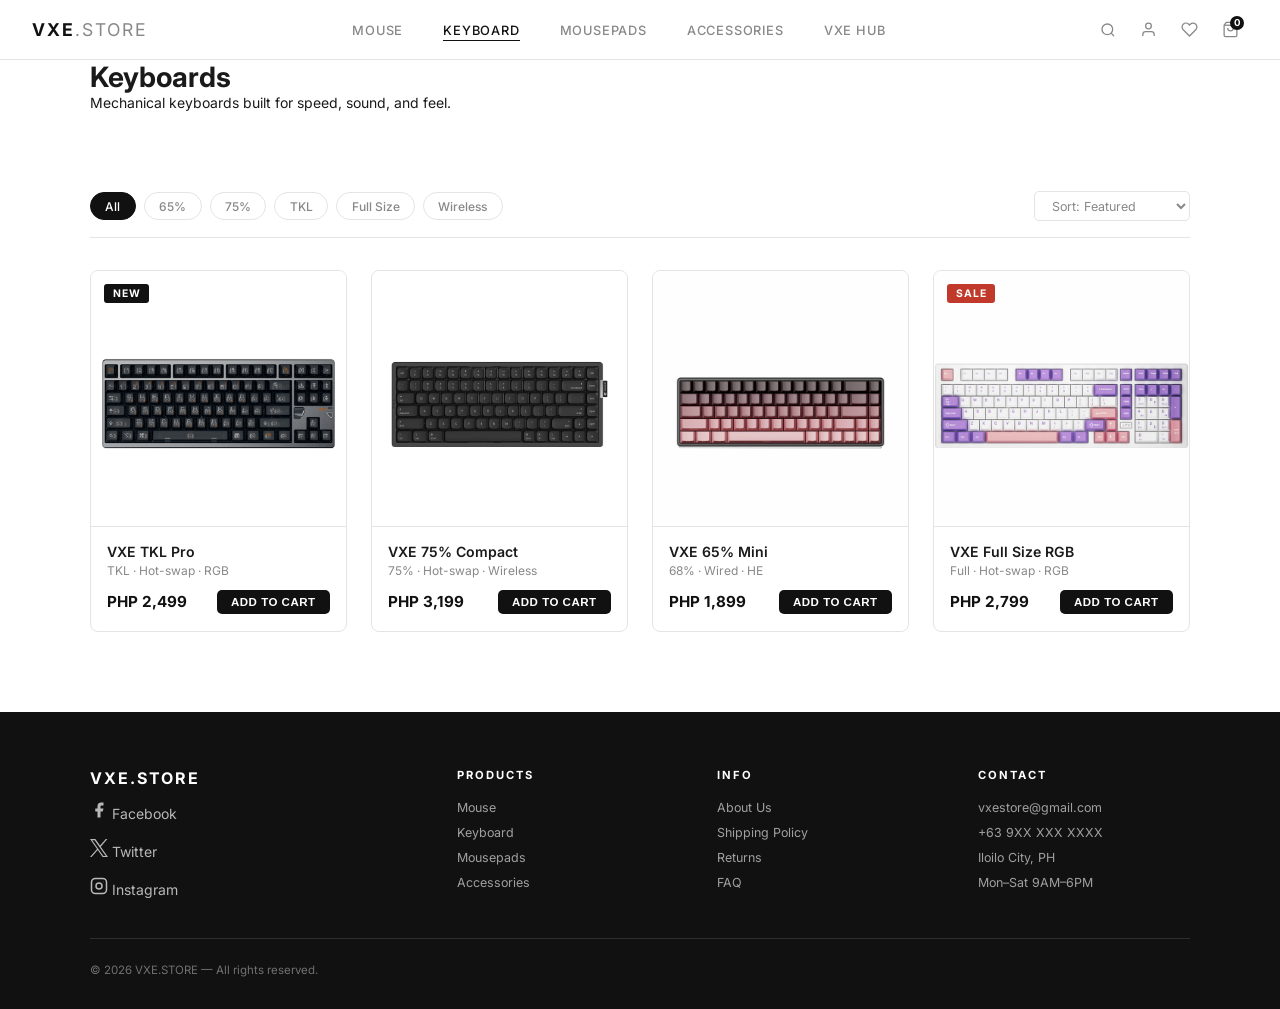
<file: keyboard.html>
<!DOCTYPE html>
<html lang="en">
<head>
  <meta charset="UTF-8" />
  <meta name="viewport" content="width=device-width, initial-scale=1.0" />
  <title>Keyboard — VXE.STORE</title>
  <link rel="stylesheet" href="css/styles.css" />
  <link rel="icon" href="icon/favicon.ico">
</head>
<body>

  <nav class="site-nav">
    <a href="index.html" class="nav-logo">VXE<span>.STORE</span></a>
    <div class="nav-center"><ul>
      <li><a href="mouse.html">Mouse</a></li>
      <li><a href="keyboard.html" class="active">Keyboard</a></li>
      <li><a href="mousepads.html">Mousepads</a></li>
      <li><a href="accessories.html">Accessories</a></li>
      <li><a href="hub.html">VXE Hub</a></li>
    </ul></div>
    <div class="nav-right">
      <input type="checkbox" class="search-toggle" id="search-toggle" />
      <div class="search-wrap">
        <label class="search-label" for="search-toggle"><svg width="16" height="16" fill="none" stroke="currentColor" stroke-width="2" viewBox="0 0 24 24"><circle cx="11" cy="11" r="8"/><line x1="21" y1="21" x2="16.65" y2="16.65"/></svg></label>
        <div class="search-box"><input type="text" placeholder="Search products..." /></div>
      </div>
      <a href="account.html" class="nav-icon"><svg width="17" height="17" fill="none" stroke="currentColor" stroke-width="1.8" viewBox="0 0 24 24"><path d="M20 21v-2a4 4 0 0 0-4-4H8a4 4 0 0 0-4 4v2"/><circle cx="12" cy="7" r="4"/></svg></a>
      <a href="wishlist.html" class="nav-icon"><svg width="17" height="17" fill="none" stroke="currentColor" stroke-width="1.8" viewBox="0 0 24 24"><path d="M20.84 4.61a5.5 5.5 0 0 0-7.78 0L12 5.67l-1.06-1.06a5.5 5.5 0 0 0-7.78 7.78l1.06 1.06L12 21.23l7.78-7.78 1.06-1.06a5.5 5.5 0 0 0 0-7.78z"/></svg></a>
      <a href="cart.html" class="nav-icon"><svg width="17" height="17" fill="none" stroke="currentColor" stroke-width="1.8" viewBox="0 0 24 24"><path d="M6 2L3 6v14a2 2 0 0 0 2 2h14a2 2 0 0 0 2-2V6l-3-4z"/><line x1="3" y1="6" x2="21" y2="6"/><path d="M16 10a4 4 0 0 1-8 0"/></svg><span class="nav-badge">0</span></a>
      <input type="checkbox" class="nav-toggle" id="nav-toggle" />
      <label class="nav-hamburger" for="nav-toggle"><span></span><span></span><span></span></label>
      <div class="nav-mobile-menu"><ul>
        <li><a href="mouse.html"       onclick="document.getElementById('nav-toggle').checked=false">Mouse</a></li>
        <li><a href="keyboard.html"    onclick="document.getElementById('nav-toggle').checked=false">Keyboard</a></li>
        <li><a href="mousepads.html"   onclick="document.getElementById('nav-toggle').checked=false">Mousepads</a></li>
        <li><a href="accessories.html" onclick="document.getElementById('nav-toggle').checked=false">Accessories</a></li>
        <li><a href="hub.html"         onclick="document.getElementById('nav-toggle').checked=false">VXE Hub</a></li>
      </ul></div>
    </div>
  </nav>

  <div class="page-hero">
    <div class="container">
      <h1>Keyboards</h1>
      <p>Mechanical keyboards built for speed, sound, and feel.</p>
    </div>
  </div>

  <section class="page-section">
    <div class="container">
      <div class="filter-bar">
        <div class="filter-tags">
          <span class="filter-tag active">All</span>
          <span class="filter-tag">65%</span>
          <span class="filter-tag">75%</span>
          <span class="filter-tag">TKL</span>
          <span class="filter-tag">Full Size</span>
          <span class="filter-tag">Wireless</span>
        </div>
        <select class="sort-select"><option>Sort: Featured</option><option>Price: Low to High</option><option>Price: High to Low</option><option>Newest</option></select>
      </div>
      
              <div class="product-grid">
        <div class="product-card">
          <div class="product-img">
            <div class="product-placeholder">
              <img src="img/keybaords/tklkey.webp" alt="">
              </div><span class="product-badge new">New</span><span class="product-wish">♡</span></div><div class="product-info"><h3>VXE TKL Pro</h3><p class="product-variant">TKL · Hot-swap · RGB</p><div class="product-bottom"><span class="product-price">PHP 2,499</span><button class="btn-sm">Add to Cart</button></div></div></div>
       
              <div class="product-card">
          <div class="product-img">
            <div class="product-placeholder">
              <img src="img/keybaords/75key.webp" alt="">
              </div><span class="product-wish">♡</span></div><div class="product-info"><h3>VXE 75% Compact</h3><p class="product-variant">75% · Hot-swap · Wireless</p><div class="product-bottom"><span class="product-price">PHP 3,199</span><button class="btn-sm">Add to Cart</button></div></div></div>
       
              <div class="product-card">
          <div class="product-img">
            <div class="product-placeholder">
              <img src="img/keybaords/68key.webp" alt="">
              </div><span class="product-wish">♡</span></div><div class="product-info"><h3>VXE 65% Mini</h3><p class="product-variant">68% · Wired · HE</p><div class="product-bottom"><span class="product-price">PHP 1,899</span><button class="btn-sm">Add to Cart</button></div></div></div>
        
              <div class="product-card">
          <div class="product-img">
            <div class="product-placeholder">
              <img src="img/keybaords/100key.webp" alt="">
              </div><span class="product-badge sale">Sale</span><span class="product-wish">♡</span></div><div class="product-info"><h3>VXE Full Size RGB</h3><p class="product-variant">Full · Hot-swap · RGB</p><div class="product-bottom"><span class="product-price">PHP 2,799</span><button class="btn-sm">Add to Cart</button></div></div></div>
      </div>
    </div>
  </section>

  <footer class="site-footer"><div class="footer-grid"><div class="footer-brand"><div class="footer-logo">VXE.STORE</div> <ul>
          <li><a href="https://web.facebook.com/profile.php?id=61573315290863" target="_blank" class="footer-social-link">
            <svg width="18" height="18" fill="currentColor" viewBox="0 0 24 24"><path d="M18 2h-3a5 5 0 0 0-5 5v3H7v4h3v8h4v-8h3l1-4h-4V7a1 1 0 0 1 1-1h3z"/></svg>
            Facebook
          </a></li>
          <br>
          <li> <a href="https://x.com/AtkGear" target="_blank" class="footer-social-link">
            <svg width="18" height="18" fill="currentColor" viewBox="0 0 300 300"><path d="M178.57 127.15 290.27 0h-26.46l-97.03 110.38L89.34 0H0l117.13 166.93L0 300.25h26.46l102.4-116.59 81.8 116.59H300M36.01 19.54H76.66l187.13 262.13h-40.66"/></svg>
            Twitter 
          </a></li>
          <br>
          <li><a href="https://www.instagram.com/atk_gear/" target="_blank" class="footer-social-link">
            <svg width="18" height="18" fill="none" stroke="currentColor" stroke-width="2" viewBox="0 0 24 24"><rect x="2" y="2" width="20" height="20" rx="5"/><circle cx="12" cy="12" r="4"/><circle cx="17.5" cy="6.5" r="0.5" fill="currentColor" stroke="none"/></svg>
            Instagram
          </a></li>
        </ul>
        </div><div class="footer-col"><h4>Products</h4><ul><li><a href="mouse.html">Mouse</a></li><li><a href="keyboard.html">Keyboard</a></li><li><a href="mousepads.html">Mousepads</a></li><li><a href="accessories.html">Accessories</a></li></ul></div><div class="footer-col"><h4>Info</h4><ul><li><a href="#">About Us</a></li><li><a href="#">Shipping Policy</a></li><li><a href="#">Returns</a></li><li><a href="#">FAQ</a></li></ul></div><div class="footer-col"><h4>Contact</h4><ul><li><a href="#">vxestore@gmail.com</a></li><li><a href="#">+63 9XX XXX XXXX</a></li><li><a href="#">Iloilo City, PH</a></li><li><a href="#">Mon–Sat 9AM–6PM</a></li></ul></div></div><div class="footer-bottom"><span>© 2026 VXE.STORE — All rights reserved.</span></div></footer>

</body>
</html>
</file>
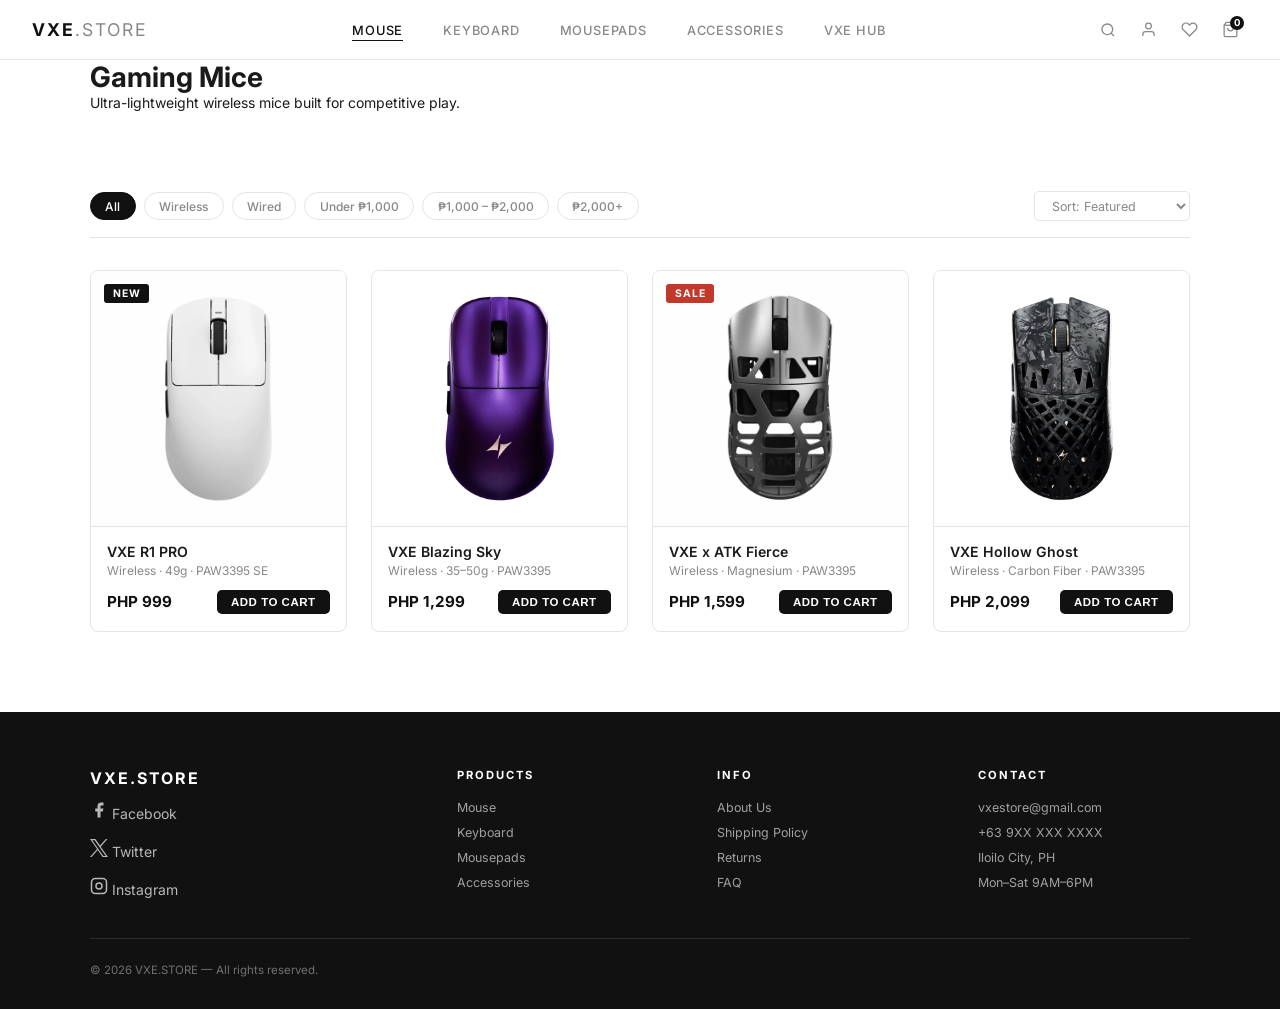
<file: mouse.html>
<!DOCTYPE html>
<html lang="en">
<head>
  <meta charset="UTF-8" />
  <meta name="viewport" content="width=device-width, initial-scale=1.0" />
  <title>Mouse — VXE.STORE</title>
  <link rel="stylesheet" href="css/styles.css" />
  <link rel="icon" href="icon/favicon.ico">
</head>
<body>

  <nav class="site-nav">
    <a href="index.html" class="nav-logo">VXE<span>.STORE</span></a>
    <div class="nav-center">
      <ul>
        <li><a href="mouse.html" class="active">Mouse</a></li>
        <li><a href="keyboard.html">Keyboard</a></li>
        <li><a href="mousepads.html">Mousepads</a></li>
        <li><a href="accessories.html">Accessories</a></li>
        <li><a href="hub.html">VXE Hub</a></li>
      </ul>
    </div>
    <div class="nav-right">
      <input type="checkbox" class="search-toggle" id="search-toggle" />
      <div class="search-wrap">
        <label class="search-label" for="search-toggle">
          <svg width="16" height="16" fill="none" stroke="currentColor" stroke-width="2" viewBox="0 0 24 24"><circle cx="11" cy="11" r="8"/><line x1="21" y1="21" x2="16.65" y2="16.65"/></svg>
        </label>
        <div class="search-box"><input type="text" placeholder="Search products..." /></div>
      </div>
      <a href="account.html" class="nav-icon" title="Account">
        <svg width="17" height="17" fill="none" stroke="currentColor" stroke-width="1.8" viewBox="0 0 24 24"><path d="M20 21v-2a4 4 0 0 0-4-4H8a4 4 0 0 0-4 4v2"/><circle cx="12" cy="7" r="4"/></svg>
      </a>
      <a href="wishlist.html" class="nav-icon" title="Wishlist">
        <svg width="17" height="17" fill="none" stroke="currentColor" stroke-width="1.8" viewBox="0 0 24 24"><path d="M20.84 4.61a5.5 5.5 0 0 0-7.78 0L12 5.67l-1.06-1.06a5.5 5.5 0 0 0-7.78 7.78l1.06 1.06L12 21.23l7.78-7.78 1.06-1.06a5.5 5.5 0 0 0 0-7.78z"/></svg>
      </a>
      <a href="cart.html" class="nav-icon" title="Cart">
        <svg width="17" height="17" fill="none" stroke="currentColor" stroke-width="1.8" viewBox="0 0 24 24"><path d="M6 2L3 6v14a2 2 0 0 0 2 2h14a2 2 0 0 0 2-2V6l-3-4z"/><line x1="3" y1="6" x2="21" y2="6"/><path d="M16 10a4 4 0 0 1-8 0"/></svg>
        <span class="nav-badge">0</span>
      </a>
      <input type="checkbox" class="nav-toggle" id="nav-toggle" />
      <label class="nav-hamburger" for="nav-toggle"><span></span><span></span><span></span></label>
      <div class="nav-mobile-menu">
        <ul>
          <li><a href="mouse.html"       onclick="document.getElementById('nav-toggle').checked=false">Mouse</a></li>
          <li><a href="keyboard.html"    onclick="document.getElementById('nav-toggle').checked=false">Keyboard</a></li>
          <li><a href="mousepads.html"   onclick="document.getElementById('nav-toggle').checked=false">Mousepads</a></li>
          <li><a href="accessories.html" onclick="document.getElementById('nav-toggle').checked=false">Accessories</a></li>
          <li><a href="hub.html"         onclick="document.getElementById('nav-toggle').checked=false">VXE Hub</a></li>
        </ul>
      </div>
    </div>
  </nav>

  <div class="page-hero">
    <div class="container">
      <h1>Gaming Mice</h1>
      <p>Ultra-lightweight wireless mice built for competitive play.</p>
    </div>
  </div>

  <section class="page-section">
    <div class="container">

      <div class="filter-bar">
        <div class="filter-tags">
          <span class="filter-tag active">All</span>
          <span class="filter-tag">Wireless</span>
          <span class="filter-tag">Wired</span>
          <span class="filter-tag">Under ₱1,000</span>
          <span class="filter-tag">₱1,000 – ₱2,000</span>
          <span class="filter-tag">₱2,000+</span>
        </div>
        <select class="sort-select">
          <option>Sort: Featured</option>
          <option>Price: Low to High</option>
          <option>Price: High to Low</option>
          <option>Newest</option>
        </select>
      </div>

      <div class="product-grid">

        <div class="product-card">
          <div class="product-img">
            <div class="product-placeholder">
              <img src="img/mouse/R1_White.jpg" alt="">
            </div>
            <span class="product-badge new">New</span>
            <span class="product-wish">♡</span>
          </div>
          <div class="product-info">
            <h3>VXE R1 PRO</h3>
            <p class="product-variant">Wireless · 49g · PAW3395 SE</p>
            <div class="product-bottom">
              <span class="product-price">PHP 999</span>
              <button class="btn-sm">Add to Cart</button>
            </div>
          </div>
        </div>

        <div class="product-card">
          <div class="product-img">
            <div class="product-placeholder">
              <img src="img/mouse/bzskywebp.jpg" alt="">
            </div>
            <span class="product-wish">♡</span>
          </div>
          <div class="product-info">
            <h3>VXE Blazing Sky</h3>
            <p class="product-variant">Wireless · 35–50g · PAW3395</p>
            <div class="product-bottom">
              <span class="product-price">PHP 1,299</span>
              <button class="btn-sm">Add to Cart</button>
            </div>
          </div>
        </div>

        <div class="product-card">
          <div class="product-img">
            <div class="product-placeholder">
              <img src="img/mouse/vxefierce.jpg" alt="">
            </div>
            <span class="product-badge sale">Sale</span>
            <span class="product-wish">♡</span>
          </div>
          <div class="product-info">
            <h3>VXE x ATK Fierce</h3>
            <p class="product-variant">Wireless · Magnesium · PAW3395</p>
            <div class="product-bottom">
              <span class="product-price">PHP 1,599</span>
              <button class="btn-sm">Add to Cart</button>
            </div>
          </div>
        </div>

        <div class="product-card">
          <div class="product-img">
            <div class="product-placeholder">
              <img src="img/mouse/vxeghost.jpg" alt="">
            </div>
            <span class="product-wish">♡</span>
          </div>
          <div class="product-info">
            <h3>VXE Hollow Ghost</h3>
            <p class="product-variant">Wireless · Carbon Fiber · PAW3395</p>
            <div class="product-bottom">
              <span class="product-price">PHP 2,099</span>
              <button class="btn-sm">Add to Cart</button>
            </div>
          </div>
        </div>

       
      </div>
    </div>
  </section>

  <footer class="site-footer">
    <div class="footer-grid">
      <div class="footer-brand">
        <div class="footer-logo">VXE.STORE</div>
         <ul>
          <li><a href="https://web.facebook.com/profile.php?id=61573315290863" target="_blank" class="footer-social-link">
            <svg width="18" height="18" fill="currentColor" viewBox="0 0 24 24"><path d="M18 2h-3a5 5 0 0 0-5 5v3H7v4h3v8h4v-8h3l1-4h-4V7a1 1 0 0 1 1-1h3z"/></svg>
            Facebook
          </a></li>
          <br>
          <li> <a href="https://x.com/AtkGear" target="_blank" class="footer-social-link">
            <svg width="18" height="18" fill="currentColor" viewBox="0 0 300 300"><path d="M178.57 127.15 290.27 0h-26.46l-97.03 110.38L89.34 0H0l117.13 166.93L0 300.25h26.46l102.4-116.59 81.8 116.59H300M36.01 19.54H76.66l187.13 262.13h-40.66"/></svg>
            Twitter 
          </a></li>
          <br>
          <li><a href="https://www.instagram.com/atk_gear/" target="_blank" class="footer-social-link">
            <svg width="18" height="18" fill="none" stroke="currentColor" stroke-width="2" viewBox="0 0 24 24"><rect x="2" y="2" width="20" height="20" rx="5"/><circle cx="12" cy="12" r="4"/><circle cx="17.5" cy="6.5" r="0.5" fill="currentColor" stroke="none"/></svg>
            Instagram
          </a></li>
        </ul>
        
      </div>
      <div class="footer-col"><h4>Products</h4><ul><li><a href="mouse.html">Mouse</a></li><li><a href="keyboard.html">Keyboard</a></li><li><a href="mousepads.html">Mousepads</a></li><li><a href="accessories.html">Accessories</a></li></ul></div>
      <div class="footer-col"><h4>Info</h4><ul><li><a href="#">About Us</a></li><li><a href="#">Shipping Policy</a></li><li><a href="#">Returns</a></li><li><a href="#">FAQ</a></li></ul></div>
      <div class="footer-col"><h4>Contact</h4><ul><li><a href="#">vxestore@gmail.com</a></li><li><a href="#">+63 9XX XXX XXXX</a></li><li><a href="#">Iloilo City, PH</a></li><li><a href="#">Mon–Sat 9AM–6PM</a></li></ul></div>
    </div>
    <div class="footer-bottom"><span>© 2026 VXE.STORE — All rights reserved.</span></div>
  </footer>

</body>
</html>
</file>
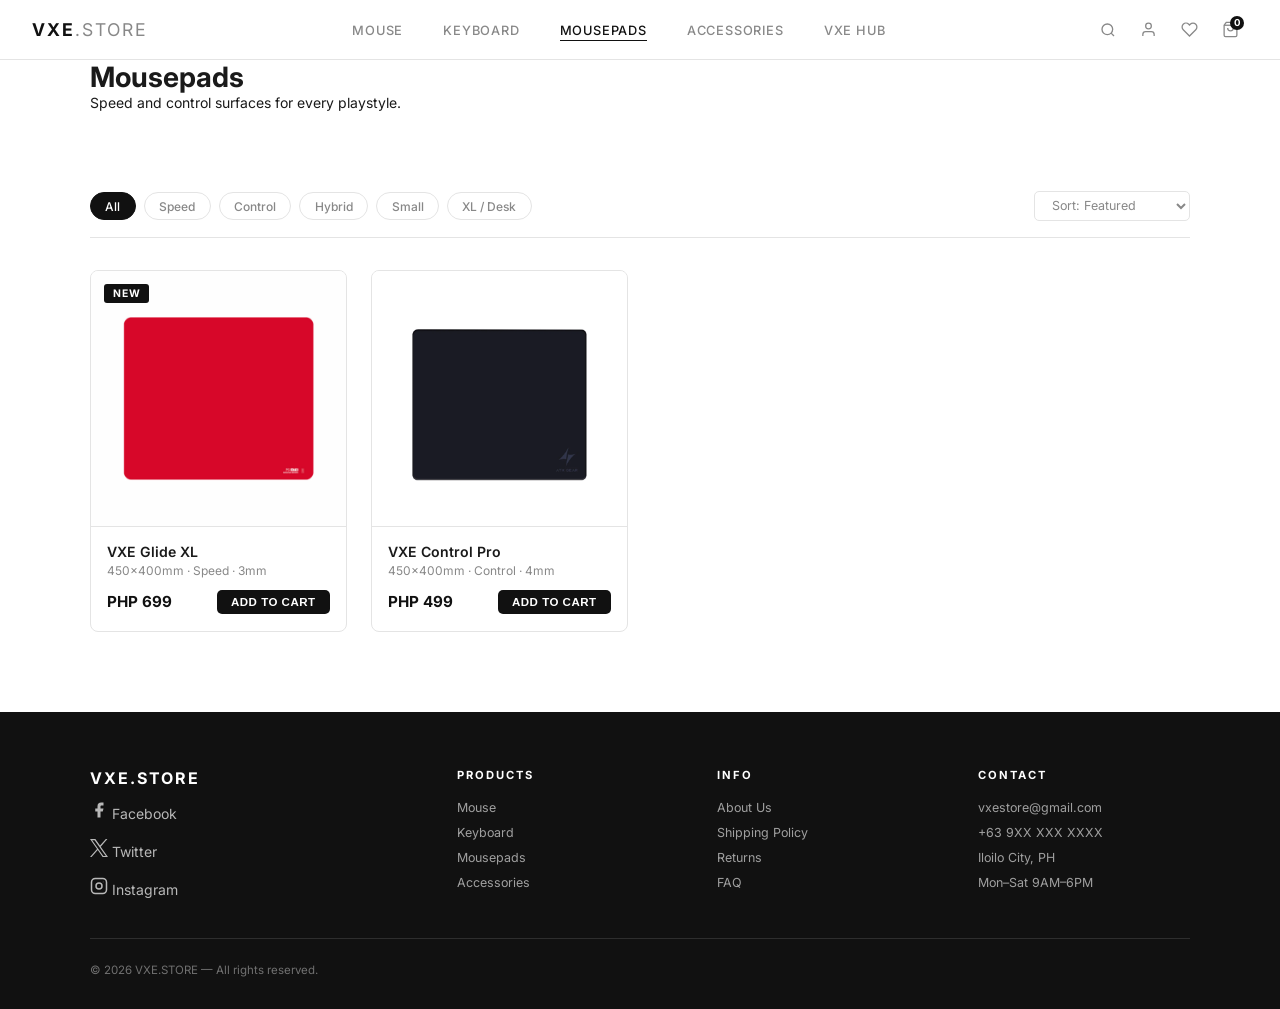
<file: mousepads.html>
<!DOCTYPE html>
<html lang="en">
<head>
  <meta charset="UTF-8" />
  <meta name="viewport" content="width=device-width, initial-scale=1.0" />
  <title>Mousepads — VXE.STORE</title>
  <link rel="stylesheet" href="css/styles.css" />
  <link rel="icon" href="icon/favicon.ico">
</head>
<body>
  <nav class="site-nav">
    <a href="index.html" class="nav-logo">VXE<span>.STORE</span></a>
    <div class="nav-center"><ul>
      <li><a href="mouse.html">Mouse</a></li>
      <li><a href="keyboard.html">Keyboard</a></li>
      <li><a href="mousepads.html" class="active">Mousepads</a></li>
      <li><a href="accessories.html">Accessories</a></li>
      <li><a href="hub.html">VXE Hub</a></li>
    </ul></div>
    <div class="nav-right">
      <input type="checkbox" class="search-toggle" id="search-toggle" />
      <div class="search-wrap"><label class="search-label" for="search-toggle"><svg width="16" height="16" fill="none" stroke="currentColor" stroke-width="2" viewBox="0 0 24 24"><circle cx="11" cy="11" r="8"/><line x1="21" y1="21" x2="16.65" y2="16.65"/></svg></label><div class="search-box"><input type="text" placeholder="Search products..." /></div></div>
      <a href="account.html" class="nav-icon"><svg width="17" height="17" fill="none" stroke="currentColor" stroke-width="1.8" viewBox="0 0 24 24"><path d="M20 21v-2a4 4 0 0 0-4-4H8a4 4 0 0 0-4 4v2"/><circle cx="12" cy="7" r="4"/></svg></a>
      <a href="wishlist.html" class="nav-icon"><svg width="17" height="17" fill="none" stroke="currentColor" stroke-width="1.8" viewBox="0 0 24 24"><path d="M20.84 4.61a5.5 5.5 0 0 0-7.78 0L12 5.67l-1.06-1.06a5.5 5.5 0 0 0-7.78 7.78l1.06 1.06L12 21.23l7.78-7.78 1.06-1.06a5.5 5.5 0 0 0 0-7.78z"/></svg></a>
      <a href="cart.html" class="nav-icon"><svg width="17" height="17" fill="none" stroke="currentColor" stroke-width="1.8" viewBox="0 0 24 24"><path d="M6 2L3 6v14a2 2 0 0 0 2 2h14a2 2 0 0 0 2-2V6l-3-4z"/><line x1="3" y1="6" x2="21" y2="6"/><path d="M16 10a4 4 0 0 1-8 0"/></svg><span class="nav-badge">0</span></a>
      <input type="checkbox" class="nav-toggle" id="nav-toggle" />
      <label class="nav-hamburger" for="nav-toggle"><span></span><span></span><span></span></label>
      <div class="nav-mobile-menu"><ul>
        <li><a href="mouse.html"       onclick="document.getElementById('nav-toggle').checked=false">Mouse</a></li>
        <li><a href="keyboard.html"    onclick="document.getElementById('nav-toggle').checked=false">Keyboard</a></li>
        <li><a href="mousepads.html"   onclick="document.getElementById('nav-toggle').checked=false">Mousepads</a></li>
        <li><a href="accessories.html" onclick="document.getElementById('nav-toggle').checked=false">Accessories</a></li>
        <li><a href="hub.html"         onclick="document.getElementById('nav-toggle').checked=false">VXE Hub</a></li>
      </ul></div>
    </div>
  </nav>

  <div class="page-hero"><div class="container"><h1>Mousepads</h1><p>Speed and control surfaces for every playstyle.</p></div></div>

  <section class="page-section"><div class="container">
    <div class="filter-bar">
      <div class="filter-tags">
        <span class="filter-tag active">All</span>
        <span class="filter-tag">Speed</span>
        <span class="filter-tag">Control</span>
        <span class="filter-tag">Hybrid</span>
        <span class="filter-tag">Small</span>
        <span class="filter-tag">XL / Desk</span>
      </div>
      <select class="sort-select"><option>Sort: Featured</option><option>Price: Low to High</option><option>Price: High to Low</option><option>Newest</option></select>
    </div>
    <div class="product-grid">
      <div class="product-card">
        <div class="product-img">
          <div class="product-placeholder">
            <img src="img/mousepad/GlideMP.webp" alt="">
            </div><span class="product-badge new">New</span><span class="product-wish">♡</span></div><div class="product-info"><h3>VXE Glide XL</h3><p class="product-variant">450×400mm · Speed · 3mm</p><div class="product-bottom"><span class="product-price">PHP 699</span><button class="btn-sm">Add to Cart</button></div></div></div>
      
          <div class="product-card">
            <div class="product-img">
              <div class="product-placeholder">
                <img src="img/mousepad/ControlMP.webp" alt="">
                </div><span class="product-wish">♡</span></div><div class="product-info"><h3>VXE Control Pro</h3><p class="product-variant">450×400mm · Control · 4mm</p><div class="product-bottom"><span class="product-price">PHP 499</span><button class="btn-sm">Add to Cart</button></div></div></div>
      
                
    </div>
  </div></section>

  <footer class="site-footer"><div class="footer-grid"><div class="footer-brand"><div class="footer-logo">VXE.STORE</div> <ul>
          <li><a href="https://web.facebook.com/profile.php?id=61573315290863" target="_blank" class="footer-social-link">
            <svg width="18" height="18" fill="currentColor" viewBox="0 0 24 24"><path d="M18 2h-3a5 5 0 0 0-5 5v3H7v4h3v8h4v-8h3l1-4h-4V7a1 1 0 0 1 1-1h3z"/></svg>
            Facebook
          </a></li>
          <br>
          <li> <a href="https://x.com/AtkGear" target="_blank" class="footer-social-link">
            <svg width="18" height="18" fill="currentColor" viewBox="0 0 300 300"><path d="M178.57 127.15 290.27 0h-26.46l-97.03 110.38L89.34 0H0l117.13 166.93L0 300.25h26.46l102.4-116.59 81.8 116.59H300M36.01 19.54H76.66l187.13 262.13h-40.66"/></svg>
            Twitter 
          </a></li>
          <br>
          <li><a href="https://www.instagram.com/atk_gear/" target="_blank" class="footer-social-link">
            <svg width="18" height="18" fill="none" stroke="currentColor" stroke-width="2" viewBox="0 0 24 24"><rect x="2" y="2" width="20" height="20" rx="5"/><circle cx="12" cy="12" r="4"/><circle cx="17.5" cy="6.5" r="0.5" fill="currentColor" stroke="none"/></svg>
            Instagram
          </a></li>
        </ul>
        </div><div class="footer-col"><h4>Products</h4><ul><li><a href="mouse.html">Mouse</a></li><li><a href="keyboard.html">Keyboard</a></li><li><a href="mousepads.html">Mousepads</a></li><li><a href="accessories.html">Accessories</a></li></ul></div><div class="footer-col"><h4>Info</h4><ul><li><a href="#">About Us</a></li><li><a href="#">Shipping Policy</a></li><li><a href="#">Returns</a></li><li><a href="#">FAQ</a></li></ul></div><div class="footer-col"><h4>Contact</h4><ul><li><a href="#">vxestore@gmail.com</a></li><li><a href="#">+63 9XX XXX XXXX</a></li><li><a href="#">Iloilo City, PH</a></li><li><a href="#">Mon–Sat 9AM–6PM</a></li></ul></div></div><div class="footer-bottom"><span>© 2026 VXE.STORE — All rights reserved.</span></div></footer>
</body>
</html>
</file>
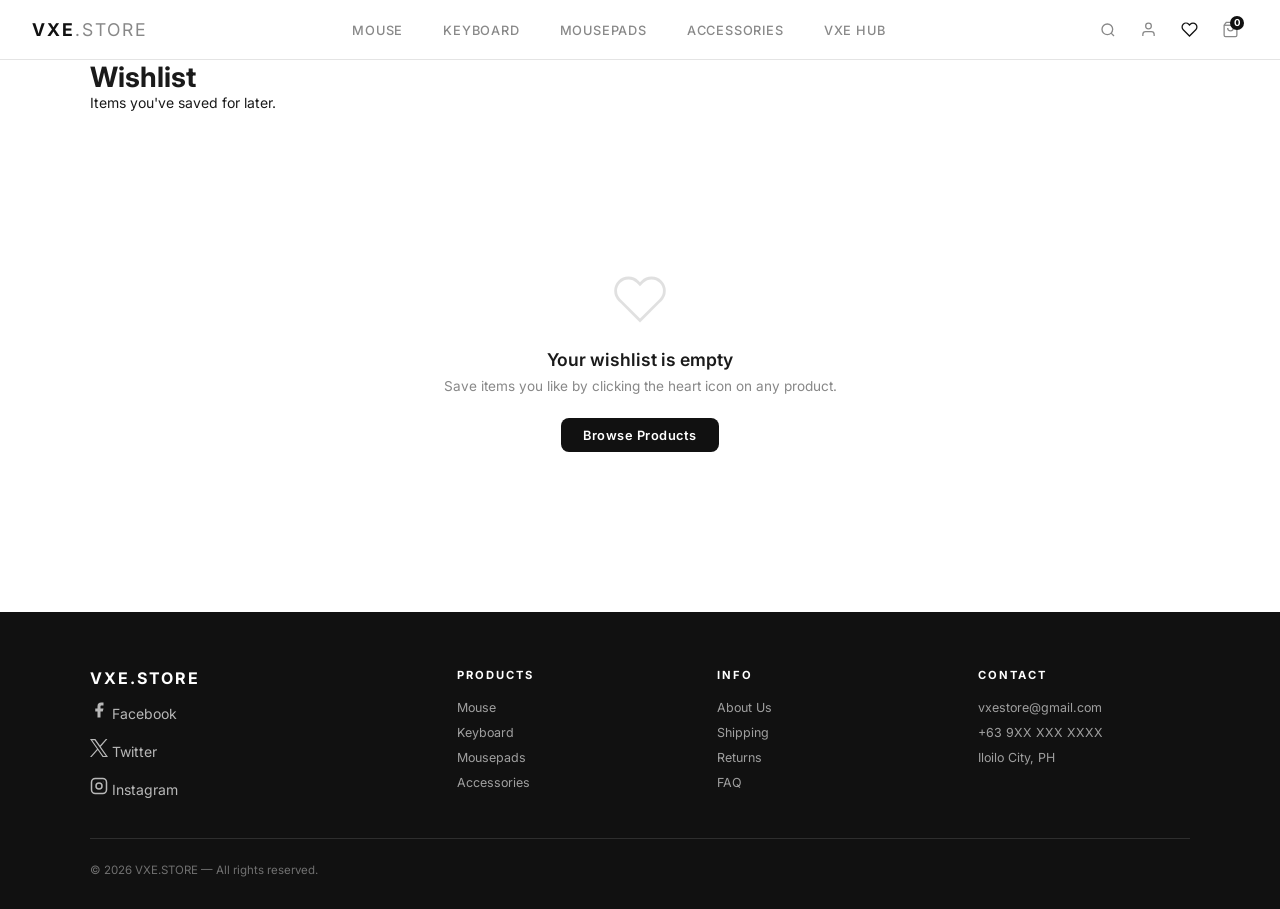
<file: wishlist.html>
<!DOCTYPE html>
<html lang="en">
<head>
  <meta charset="UTF-8" />
  <meta name="viewport" content="width=device-width, initial-scale=1.0" />
  <title>Wishlist — VXE.STORE</title>
  <link rel="stylesheet" href="css/styles.css" />
  <link rel="icon" href="icon/favicon.ico">
</head>
<body>

  <nav class="site-nav">
    <a href="index.html" class="nav-logo">VXE<span>.STORE</span></a>
    <div class="nav-center"><ul>
      <li><a href="mouse.html">Mouse</a></li>
      <li><a href="keyboard.html">Keyboard</a></li>
      <li><a href="mousepads.html">Mousepads</a></li>
      <li><a href="accessories.html">Accessories</a></li>
      <li><a href="hub.html">VXE Hub</a></li>
    </ul></div>
    <div class="nav-right">
      <input type="checkbox" class="search-toggle" id="search-toggle" />
      <div class="search-wrap">
        <label class="search-label" for="search-toggle">
          <svg width="16" height="16" fill="none" stroke="currentColor" stroke-width="2" viewBox="0 0 24 24"><circle cx="11" cy="11" r="8"/><line x1="21" y1="21" x2="16.65" y2="16.65"/></svg>
        </label>
        <div class="search-box"><input type="text" placeholder="Search products..." /></div>
      </div>
      <a href="account.html" class="nav-icon">
        <svg width="17" height="17" fill="none" stroke="currentColor" stroke-width="1.8" viewBox="0 0 24 24"><path d="M20 21v-2a4 4 0 0 0-4-4H8a4 4 0 0 0-4 4v2"/><circle cx="12" cy="7" r="4"/></svg>
      </a>
      <a href="wishlist.html" class="nav-icon" style="color:var(--accent);">
        <svg width="17" height="17" fill="none" stroke="currentColor" stroke-width="1.8" viewBox="0 0 24 24"><path d="M20.84 4.61a5.5 5.5 0 0 0-7.78 0L12 5.67l-1.06-1.06a5.5 5.5 0 0 0-7.78 7.78l1.06 1.06L12 21.23l7.78-7.78 1.06-1.06a5.5 5.5 0 0 0 0-7.78z"/></svg>
      </a>
      <a href="cart.html" class="nav-icon">
        <svg width="17" height="17" fill="none" stroke="currentColor" stroke-width="1.8" viewBox="0 0 24 24"><path d="M6 2L3 6v14a2 2 0 0 0 2 2h14a2 2 0 0 0 2-2V6l-3-4z"/><line x1="3" y1="6" x2="21" y2="6"/><path d="M16 10a4 4 0 0 1-8 0"/></svg>
        <span class="nav-badge">0</span>
      </a>
      <input type="checkbox" class="nav-toggle" id="nav-toggle" />
      <label class="nav-hamburger" for="nav-toggle"><span></span><span></span><span></span></label>
      <div class="nav-mobile-menu"><ul>
        <li><a href="mouse.html"       onclick="document.getElementById('nav-toggle').checked=false">Mouse</a></li>
        <li><a href="keyboard.html"    onclick="document.getElementById('nav-toggle').checked=false">Keyboard</a></li>
        <li><a href="mousepads.html"   onclick="document.getElementById('nav-toggle').checked=false">Mousepads</a></li>
        <li><a href="accessories.html" onclick="document.getElementById('nav-toggle').checked=false">Accessories</a></li>
        <li><a href="hub.html"         onclick="document.getElementById('nav-toggle').checked=false">VXE Hub</a></li>
      </ul></div>
    </div>
  </nav>

  <div class="page-hero">
    <div class="container">
      <h1>Wishlist</h1>
      <p>Items you've saved for later.</p>
    </div>
  </div>

  <section class="page-section">
    <div class="container">
      <div class="wishlist-empty">
        <svg viewBox="0 0 24 24" fill="none" stroke="currentColor" stroke-width="1.2"><path d="M20.84 4.61a5.5 5.5 0 0 0-7.78 0L12 5.67l-1.06-1.06a5.5 5.5 0 0 0-7.78 7.78l1.06 1.06L12 21.23l7.78-7.78 1.06-1.06a5.5 5.5 0 0 0 0-7.78z"/></svg>
        <h2>Your wishlist is empty</h2>
        <p>Save items you like by clicking the heart icon on any product.</p>
        <a href="mouse.html" class="btn-save" style="margin:0 auto; text-decoration:none;">Browse Products</a>
      </div>
    </div>
  </section>

  <footer class="site-footer">
    <div class="footer-grid">
      <div class="footer-brand"><div class="footer-logo">VXE.STORE</div> <ul>
          <li><a href="https://web.facebook.com/profile.php?id=61573315290863" target="_blank" class="footer-social-link">
            <svg width="18" height="18" fill="currentColor" viewBox="0 0 24 24"><path d="M18 2h-3a5 5 0 0 0-5 5v3H7v4h3v8h4v-8h3l1-4h-4V7a1 1 0 0 1 1-1h3z"/></svg>
            Facebook
          </a></li>
          <br>
          <li> <a href="https://x.com/AtkGear" target="_blank" class="footer-social-link">
            <svg width="18" height="18" fill="currentColor" viewBox="0 0 300 300"><path d="M178.57 127.15 290.27 0h-26.46l-97.03 110.38L89.34 0H0l117.13 166.93L0 300.25h26.46l102.4-116.59 81.8 116.59H300M36.01 19.54H76.66l187.13 262.13h-40.66"/></svg>
            Twitter 
          </a></li>
          <br>
          <li><a href="https://www.instagram.com/atk_gear/" target="_blank" class="footer-social-link">
            <svg width="18" height="18" fill="none" stroke="currentColor" stroke-width="2" viewBox="0 0 24 24"><rect x="2" y="2" width="20" height="20" rx="5"/><circle cx="12" cy="12" r="4"/><circle cx="17.5" cy="6.5" r="0.5" fill="currentColor" stroke="none"/></svg>
            Instagram
          </a></li>
        </ul>
        </div>
      <div class="footer-col"><h4>Products</h4><ul><li><a href="mouse.html">Mouse</a></li><li><a href="keyboard.html">Keyboard</a></li><li><a href="mousepads.html">Mousepads</a></li><li><a href="accessories.html">Accessories</a></li></ul></div>
      <div class="footer-col"><h4>Info</h4><ul><li><a href="#">About Us</a></li><li><a href="#">Shipping</a></li><li><a href="#">Returns</a></li><li><a href="#">FAQ</a></li></ul></div>
      <div class="footer-col"><h4>Contact</h4><ul><li><a href="#">vxestore@gmail.com</a></li><li><a href="#">+63 9XX XXX XXXX</a></li><li><a href="#">Iloilo City, PH</a></li></ul></div>
    </div>
    <div class="footer-bottom"><span>© 2026 VXE.STORE — All rights reserved.</span></div>
  </footer>

</body>
</html>
</file>
<file: css/styles.css>
@import url('https://fonts.googleapis.com/css2?family=Inter:wght@300;400;500;600;700&display=swap');

:root {
  --bg:      #ffffff;
  --bg2:     #f7f7f7;
  --bg3:     #f0f0f0;
  --card:    #ffffff;
  --border:  #e4e4e4;
  --accent:  #111111;
  --muted:   #888888;
  --text:    #1a1a1a;
  --light:   #cccccc;
  --red:     #c0392b;
  --radius:  8px;
}

*, *::before, *::after {
  box-sizing: border-box;
  margin: 0;
  padding: 0;
}

html { scroll-behavior: smooth; }

body {
  font-family: 'Inter', sans-serif;
  background: var(--bg);
  color: var(--text);
  font-size: 14px;
  overflow-x: hidden;
}

img { max-width: 100%; display: block; }
a   { color: inherit; text-decoration: none; }
ul  { list-style: none; }

/* ─── NAVIGATION ─── */

.site-nav {
  position: sticky;
  top: 0;
  z-index: 999;
  background: #fff;
  border-bottom: 1px solid var(--border);
  height: 60px;
  display: flex;
  align-items: center;
  padding: 0 2rem;
  gap: 2rem;
  width: 100%;
  max-width: 100vw;
  overflow: hidden;
}

.nav-logo {
  font-size: 1.1rem;
  font-weight: 700;
  letter-spacing: 2px;
  text-transform: uppercase;
  color: var(--accent);
  flex-shrink: 0;
  white-space: nowrap;
}

.nav-logo span { color: var(--muted); font-weight: 400; }

.nav-center {
  flex: 1;
  display: flex;
  justify-content: center;
}

.nav-center ul {
  display: flex;
  gap: 2.5rem;
}

.nav-center a {
  font-size: 0.8rem;
  font-weight: 500;
  letter-spacing: 0.8px;
  text-transform: uppercase;
  color: var(--muted);
  transition: color 0.2s;
  padding-bottom: 2px;
  border-bottom: 1.5px solid transparent;
  transition: color 0.2s, border-color 0.2s;
}

.nav-center a:hover,
.nav-center a.active {
  color: var(--accent);
  border-bottom-color: var(--accent);
}

.nav-right {
  display: flex;
  align-items: center;
  gap: 0.3rem;
  flex-shrink: 0;
}

/* search toggle */
.search-toggle { display: none; }

.search-wrap {
  display: flex;
  align-items: center;
  position: relative;
}

.search-label {
  cursor: pointer;
  width: 36px;
  height: 36px;
  display: flex;
  align-items: center;
  justify-content: center;
  border-radius: 50%;
  transition: background 0.2s;
  color: var(--muted);
  font-size: 1rem;
}

.search-label:hover { background: var(--bg2); color: var(--accent); }

.search-box {
  position: absolute;
  right: 40px;
  top: 50%;
  transform: translateY(-50%);
  width: 0;
  overflow: hidden;
  transition: width 0.3s ease;
}

.search-box input {
  width: 220px;
  padding: 0.45rem 0.8rem;
  border: 1.5px solid var(--border);
  border-radius: var(--radius);
  font-family: 'Inter', sans-serif;
  font-size: 0.82rem;
  outline: none;
  background: var(--bg);
  color: var(--text);
  transition: border-color 0.2s;
}

.search-box input:focus { border-color: var(--accent); }

.search-toggle:checked ~ .search-wrap .search-box { width: 240px; }

.nav-icon {
  position: relative;
  width: 36px;
  height: 36px;
  display: flex;
  align-items: center;
  justify-content: center;
  border-radius: 50%;
  color: var(--muted);
  font-size: 1rem;
  transition: background 0.2s, color 0.2s;
  cursor: pointer;
}

.nav-icon:hover { background: var(--bg2); color: var(--accent); }

.nav-badge {
  position: absolute;
  top: 4px;
  right: 4px;
  width: 14px;
  height: 14px;
  background: var(--accent);
  color: #fff;
  font-size: 0.6rem;
  font-weight: 700;
  border-radius: 50%;
  display: flex;
  align-items: center;
  justify-content: center;
  line-height: 1;
}

/* mobile */
.nav-toggle { display: none; }

.nav-hamburger {
  display: none;
  flex-direction: column;
  gap: 4px;
  cursor: pointer;
  padding: 6px;
  margin-left: 0.5rem;
}

.nav-hamburger span {
  display: block;
  width: 22px;
  height: 2px;
  background: var(--accent);
  border-radius: 2px;
  transition: transform 0.3s, opacity 0.3s;
}

.nav-toggle:checked ~ .nav-hamburger span:nth-child(1) { transform: translateY(6px) rotate(45deg); }
.nav-toggle:checked ~ .nav-hamburger span:nth-child(2) { opacity: 0; }
.nav-toggle:checked ~ .nav-hamburger span:nth-child(3) { transform: translateY(-6px) rotate(-45deg); }

.nav-mobile-menu {
  display: none;
}

@media (max-width: 900px) {
  .nav-center { display: none; }
  .nav-hamburger { display: flex; }

  .nav-mobile-menu {
    display: block;
    position: fixed;
    top: 60px;
    left: 0;
    width: 100%;
    max-width: 100vw;
    background: #fff;
    border-top: 1px solid var(--border);
    visibility: hidden;
    opacity: 0;
    pointer-events: none;
    transition: opacity 0.25s ease, visibility 0.25s ease;
    z-index: 997;
    padding: 1.5rem 2rem;
    overflow-x: hidden;
  }

  .nav-toggle:checked ~ .nav-hamburger ~ .nav-mobile-menu {
    visibility: visible;
    opacity: 1;
    pointer-events: all;
  }

  .nav-mobile-menu ul {
    display: flex;
    flex-direction: column;
    gap: 0;
  }

  .nav-mobile-menu li {
    border-bottom: 1px solid var(--border);
  }

  .nav-mobile-menu a {
    display: block;
    padding: 0.9rem 0;
    font-size: 0.9rem;
    font-weight: 500;
    text-transform: uppercase;
    letter-spacing: 1px;
    color: var(--text);
    transition: color 0.2s;
  }

  .nav-mobile-menu a:hover { color: var(--muted); }
}

/* ─── INDEX / MAIN PAGE ─── */

.main-section {
  position: relative;
  width: 100%;
  height: 100vh;
  overflow: hidden;
  display: flex;
  align-items: flex-end;
  justify-content: flex-start;
}

.main-section:first-of-type {
  height: calc(100vh - 60px);
}

.main-bg {
  position: absolute;
  inset: 0;
  background: var(--bg3);
  display: flex;
  align-items: center;
  justify-content: center;
  overflow: hidden;
}

.main-bg img {
  width: 100%;
  height: 100%;
  object-fit: cover;
}

.main-placeholder {
  width: 100%;
  height: 100%;
  background: var(--bg3);
  display: flex;
  flex-direction: column;
  align-items: center;
  justify-content: center;
  color: var(--light);
  gap: 0.6rem;
  font-size: 0.85rem;
  letter-spacing: 1px;
}

.main-placeholder svg { opacity: 0.4; width: 48px; height: 48px; }

.main-overlay {
  position: absolute;
  inset: 0;
  background: linear-gradient(to top, rgba(0,0,0,0.45) 0%, transparent 55%);
}

.main-content {
  position: relative;
  z-index: 2;
  padding: 3rem 3.5rem;
  color: #fff;
  max-width: 520px;
}

.main-content .main-label {
  font-size: 0.7rem;
  font-weight: 600;
  letter-spacing: 3px;
  text-transform: uppercase;
  opacity: 0.75;
  margin-bottom: 0.6rem;
}

.main-content h2 {
  font-size: clamp(2rem, 4vw, 3.2rem);
  font-weight: 700;
  line-height: 1.1;
  margin-bottom: 1.2rem;
  letter-spacing: -0.5px;
}

.main-content p {
  font-size: 0.9rem;
  opacity: 0.8;
  margin-bottom: 1.8rem;
  font-weight: 300;
  line-height: 1.6;
}

.btn-discover {
  display: inline-flex;
  align-items: center;
  gap: 0.6rem;
  padding: 0.7rem 1.8rem;
  background: #fff;
  color: #111;
  font-family: 'Inter', sans-serif;
  font-size: 0.78rem;
  font-weight: 600;
  letter-spacing: 1.5px;
  text-transform: uppercase;
  border: none;
  cursor: pointer;
  transition: background 0.2s, color 0.2s, transform 0.2s;
}

.btn-discover:hover {
  background: #111;
  color: #fff;
  transform: translateY(-1px);
}

.btn-discover-outline {
  background: transparent;
  color: #fff;
  border: 1.5px solid rgba(255,255,255,0.6);
}

.btn-discover-outline:hover {
  background: #fff;
  color: #111;
  border-color: #fff;
}

/* split main */
.main-split {
  display: grid;
  grid-template-columns: 1fr 1fr;
  height: 70vh;
}

.main-panel {
  position: relative;
  overflow: hidden;
  display: flex;
  align-items: flex-end;
}

.main-panel .main-bg img,
.main-panel .main-placeholder {
  position: absolute;
  inset: 0;
  width: 100%;
  height: 100%;
  object-fit: cover;
}

.main-panel:hover .main-bg img { transform: scale(1.03); transition: transform 0.5s ease; }

.main-panel .main-overlay { position: absolute; inset: 0; background: linear-gradient(to top, rgba(0,0,0,0.5) 0%, transparent 60%); }

.main-panel .main-content { padding: 2rem 2.5rem; }



.page-section {
  padding: 5rem 2rem;
}

.page-section.gray { background: var(--bg2); }

.container {
  max-width: 1100px;
  margin: 0 auto;
}

.section-label {
  font-size: 0.68rem;
  font-weight: 600;
  letter-spacing: 3px;
  text-transform: uppercase;
  color: var(--muted);
  margin-bottom: 0.5rem;
}

.section-title {
  font-size: clamp(1.4rem, 3vw, 2rem);
  font-weight: 700;
  color: var(--accent);
  margin-bottom: 0.5rem;
  letter-spacing: -0.5px;
}

.section-sub {
  font-size: 0.88rem;
  color: var(--muted);
  margin-bottom: 2.5rem;
  font-weight: 300;
}

/* ─── PRODUCT GRID ─── */

.product-grid {
  display: grid;
  grid-template-columns: repeat(auto-fill, minmax(240px, 1fr));
  gap: 1.5rem;
}

.product-card {
  border: 1px solid var(--border);
  border-radius: var(--radius);
  overflow: hidden;
  background: var(--card);
  transition: box-shadow 0.2s, transform 0.2s;
  cursor: pointer;
}

.product-card:hover {
  box-shadow: 0 8px 32px rgba(0,0,0,0.1);
  transform: translateY(-3px);
}

.product-img {
  width: 100%;
  aspect-ratio: 1;
  background: var(--bg3);
  overflow: hidden;
  display: flex;
  align-items: center;
  justify-content: center;
  position: relative;
}

.product-img img {
  width: 100%;
  height: 100%;
  object-fit: cover;
  transition: transform 0.4s;
}

.product-card:hover .product-img img { transform: scale(1.05); }

.product-placeholder {
  width: 100%;
  height: 100%;
  display: flex;
  flex-direction: column;
  align-items: center;
  justify-content: center;
  color: var(--light);
  gap: 0.5rem;
  font-size: 0.78rem;
  letter-spacing: 0.5px;
}

.product-badge {
  position: absolute;
  top: 0.8rem;
  left: 0.8rem;
  background: var(--accent);
  color: #fff;
  font-size: 0.65rem;
  font-weight: 700;
  letter-spacing: 1px;
  text-transform: uppercase;
  padding: 0.2rem 0.55rem;
  border-radius: 3px;
}

.product-badge.new  { background: #111; }
.product-badge.sale { background: var(--red); }

.product-info {
  padding: 1rem 1rem 1.1rem;
  border-top: 1px solid var(--border);
}

.product-info h3 {
  font-size: 0.88rem;
  font-weight: 600;
  color: var(--text);
  margin-bottom: 0.2rem;
}

.product-info .product-variant {
  font-size: 0.75rem;
  color: var(--muted);
  margin-bottom: 0.7rem;
}

.product-bottom {
  display: flex;
  align-items: center;
  justify-content: space-between;
}

.product-price {
  font-size: 0.95rem;
  font-weight: 700;
  color: var(--accent);
}

.btn-sm {
  padding: 0.38rem 0.9rem;
  font-size: 0.72rem;
  font-weight: 600;
  letter-spacing: 0.5px;
  text-transform: uppercase;
  border-radius: 5px;
  background: var(--accent);
  color: #fff;
  border: none;
  cursor: pointer;
  transition: background 0.2s;
}

.btn-sm:hover { background: #333; }

/* wishlist icon on product */
.product-wish {
  position: absolute;
  top: 0.8rem;
  right: 0.8rem;
  width: 30px;
  height: 30px;
  background: rgba(255,255,255,0.9);
  border-radius: 50%;
  display: flex;
  align-items: center;
  justify-content: center;
  font-size: 0.85rem;
  cursor: pointer;
  opacity: 0;
  transition: opacity 0.2s;
}

.product-card:hover .product-wish { opacity: 1; }

/* ─── FILTERS / SORT BAR ─── */

.filter-bar {
  display: flex;
  align-items: center;
  justify-content: space-between;
  margin-bottom: 2rem;
  padding-bottom: 1rem;
  border-bottom: 1px solid var(--border);
  flex-wrap: wrap;
  gap: 0.8rem;
}

.filter-tags {
  display: flex;
  gap: 0.5rem;
  flex-wrap: wrap;
}

.filter-tag {
  padding: 0.35rem 0.9rem;
  border: 1px solid var(--border);
  border-radius: 20px;
  font-size: 0.75rem;
  font-weight: 500;
  color: var(--muted);
  cursor: pointer;
  transition: all 0.2s;
}

.filter-tag:hover,
.filter-tag.active {
  background: var(--accent);
  color: #fff;
  border-color: var(--accent);
}

.sort-select {
  font-family: 'Inter', sans-serif;
  font-size: 0.78rem;
  color: var(--muted);
  padding: 0.35rem 0.8rem;
  border: 1px solid var(--border);
  border-radius: 5px;
  background: var(--bg);
  outline: none;
  cursor: pointer;
}

/* ─── PAGE main (product pages) ─── */

.page-main {
  background: var(--bg2);
  padding: 3rem 2rem 2.5rem;
  border-bottom: 1px solid var(--border);
}

.page-main h1 {
  font-size: clamp(1.8rem, 4vw, 2.8rem);
  font-weight: 700;
  letter-spacing: -1px;
  color: var(--accent);
  margin-bottom: 0.4rem;
}

.page-main p {
  font-size: 0.88rem;
  color: var(--muted);
  font-weight: 300;
}

/* ─── HUB / ARTICLE CARDS ─── */

.hub-grid {
  display: grid;
  grid-template-columns: repeat(auto-fill, minmax(300px, 1fr));
  gap: 1.5rem;
}

.hub-card {
  border: 1px solid var(--border);
  border-radius: var(--radius);
  overflow: hidden;
  transition: box-shadow 0.2s, transform 0.2s;
}

.hub-card:hover {
  box-shadow: 0 8px 32px rgba(0,0,0,0.08);
  transform: translateY(-3px);
}

.hub-card-img {
  aspect-ratio: 16/9;
  background: var(--bg3);
  overflow: hidden;
  display: flex;
  align-items: center;
  justify-content: center;
}

.hub-card-img img { width: 100%; height: 100%; object-fit: cover; }

.hub-placeholder {
  width: 100%;
  height: 100%;
  display: flex;
  align-items: center;
  justify-content: center;
  color: var(--light);
  font-size: 0.78rem;
  letter-spacing: 0.5px;
}

.hub-card-body { padding: 1.2rem; }

.hub-tag {
  font-size: 0.65rem;
  font-weight: 700;
  letter-spacing: 1.5px;
  text-transform: uppercase;
  color: var(--muted);
  margin-bottom: 0.4rem;
}

.hub-card-body h3 {
  font-size: 0.95rem;
  font-weight: 600;
  color: var(--accent);
  margin-bottom: 0.4rem;
  line-height: 1.4;
}

.hub-card-body p {
  font-size: 0.8rem;
  color: var(--muted);
  line-height: 1.6;
  font-weight: 300;
}

.hub-card-footer {
  padding: 0.8rem 1.2rem;
  border-top: 1px solid var(--border);
  display: flex;
  align-items: center;
  justify-content: space-between;
  font-size: 0.75rem;
  color: var(--muted);
}

.hub-read-more {
  font-size: 0.72rem;
  font-weight: 600;
  letter-spacing: 0.5px;
  text-transform: uppercase;
  color: var(--accent);
  border-bottom: 1px solid var(--accent);
  transition: opacity 0.2s;
}

.hub-read-more:hover { opacity: 0.6; }

.hub-main {
      background: var(--accent);
      color: #fff;
      padding: 4rem 2rem;
    }
    .hub-main .container { max-width: 1100px; margin: 0 auto; }
    .hub-main h1 {
      font-size: clamp(2rem, 5vw, 3.5rem);
      font-weight: 700;
      letter-spacing: -1px;
      margin-bottom: 0.5rem;
    }
    .hub-main p { font-size: 0.9rem; opacity: 0.7; font-weight: 300; }

    .hub-featured {
      display: grid;
      grid-template-columns: 1.6fr 1fr;
      gap: 1.5rem;
      margin-bottom: 3rem;
    }

    .hub-featured-main {
      position: relative;
      border-radius: 10px;
      overflow: hidden;
      border: 1px solid var(--border);
    }

    .hub-featured-main .hub-card-img {
      aspect-ratio: 16/9;
    }

    .hub-featured-main .hub-card-body { padding: 1.5rem; }
    .hub-featured-main h3 { font-size: 1.15rem; }

    .hub-side { display: flex; flex-direction: column; gap: 1rem; }

    @media (max-width: 768px) {
      .hub-featured { grid-template-columns: 1fr; }
    }

.account-layout {
  display: grid;
  grid-template-columns: 220px 1fr;
  gap: 2rem;
  max-width: 1000px;
  margin: 0 auto;
  padding: 3rem 2rem;
}

.account-sidebar {
  display: flex;
  flex-direction: column;
  gap: 0.2rem;
}

.account-avatar {
  width: 64px;
  height: 64px;
  border-radius: 50%;
  background: var(--bg3);
  border: 1px solid var(--border);
  display: flex;
  align-items: center;
  justify-content: center;
  font-size: 1.4rem;
  font-weight: 700;
  color: var(--muted);
  margin-bottom: 0.8rem;
}

.account-name {
  font-size: 0.9rem;
  font-weight: 600;
  color: var(--text);
  margin-bottom: 0.2rem;
}

.account-email {
  font-size: 0.75rem;
  color: var(--muted);
  margin-bottom: 1.2rem;
}

.account-nav-link {
  display: flex;
  align-items: center;
  gap: 0.7rem;
  padding: 0.6rem 0.8rem;
  border-radius: var(--radius);
  font-size: 0.82rem;
  font-weight: 500;
  color: var(--muted);
  transition: background 0.15s, color 0.15s;
  cursor: pointer;
}

.account-nav-link:hover {
  background: var(--bg2);
  color: var(--text);
}

.account-nav-link.active {
  background: var(--accent);
  color: #fff;
}

.account-nav-link svg {
  width: 15px;
  height: 15px;
  flex-shrink: 0;
}

.account-divider {
  height: 1px;
  background: var(--border);
  margin: 0.6rem 0;
}

.account-main { min-width: 0; }

.account-section {
  background: var(--card);
  border: 1px solid var(--border);
  border-radius: var(--radius);
  padding: 1.5rem;
  margin-bottom: 1.2rem;
}

.account-section-title {
  font-size: 0.82rem;
  font-weight: 700;
  letter-spacing: 1.5px;
  text-transform: uppercase;
  color: var(--muted);
  margin-bottom: 1.2rem;
  padding-bottom: 0.8rem;
  border-bottom: 1px solid var(--border);
}

.account-form {
  display: flex;
  flex-direction: column;
  gap: 1rem;
}

.form-row-2 {
  display: grid;
  grid-template-columns: 1fr 1fr;
  gap: 1rem;
}

.form-field {
  display: flex;
  flex-direction: column;
  gap: 0.35rem;
}

.form-field label {
  font-size: 0.75rem;
  font-weight: 600;
  color: var(--muted);
  text-transform: uppercase;
  letter-spacing: 0.5px;
}

.form-field input,
.form-field select,
.form-field textarea {
  background: var(--bg2);
  border: 1.5px solid var(--border);
  border-radius: var(--radius);
  padding: 0.6rem 0.85rem;
  color: var(--text);
  font-family: 'Inter', sans-serif;
  font-size: 0.85rem;
  outline: none;
  transition: border-color 0.2s;
  
}

.form-field input:focus,
.form-field select:focus {
  border-color: var(--accent);
}

.btn-save {
  display: inline-flex;
  align-items: center;
  gap: 0.5rem;
  padding: 0.6rem 1.4rem;
  background: var(--accent);
  color: #fff;
  border: none;
  border-radius: var(--radius);
  font-family: 'Inter', sans-serif;
  font-size: 0.8rem;
  font-weight: 600;
  letter-spacing: 0.5px;
  cursor: pointer;
  transition: background 0.2s;
  align-self: flex-start;
}

.btn-save:hover { background: #333; }

.btn-danger {
  background: transparent;
  color: var(--red);
  border: 1.5px solid var(--red);
  padding: 0.6rem 1.4rem;
  border-radius: var(--radius);
  font-family: 'Inter', sans-serif;
  font-size: 0.8rem;
  font-weight: 600;
  cursor: pointer;
  transition: background 0.2s, color 0.2s;
}

.btn-danger:hover { background: var(--red); color: #fff; }

.order-row {
  display: flex;
  align-items: center;
  justify-content: space-between;
  padding: 0.9rem 0;
  border-bottom: 1px solid var(--border);
  gap: 1rem;
  flex-wrap: wrap;
}

.order-row:last-child { border-bottom: none; padding-bottom: 0; }

.order-id { font-size: 0.82rem; font-weight: 600; color: var(--text); }
.order-date { font-size: 0.75rem; color: var(--muted); margin-top: 0.15rem; }

.order-status {
  font-size: 0.7rem;
  font-weight: 700;
  letter-spacing: 1px;
  text-transform: uppercase;
  padding: 0.25rem 0.65rem;
  border-radius: 20px;
}

.status-delivered { background: #e8f5e9; color: #2e7d32; }
.status-shipped   { background: #e3f2fd; color: #1565c0; }
.status-pending   { background: #fff8e1; color: #f57f17; }

.order-total {
  font-size: 0.88rem;
  font-weight: 700;
  color: var(--accent);
}

.order-view {
  font-size: 0.72rem;
  font-weight: 600;
  text-transform: uppercase;
  letter-spacing: 0.5px;
  color: var(--muted);
  border-bottom: 1px solid var(--border);
  transition: color 0.2s, border-color 0.2s;
}

.order-view:hover { color: var(--accent); border-color: var(--accent); }

/* login/register panel */
.auth-wrap {
  max-width: 420px;
  margin: 4rem auto;
  padding: 0 1.5rem;
}

.auth-tabs {
  display: flex;
  border-bottom: 1px solid var(--border);
  margin-bottom: 2rem;
}

.auth-tab {
  flex: 1;
  text-align: center;
  padding: 0.8rem;
  font-size: 0.82rem;
  font-weight: 600;
  color: var(--muted);
  cursor: pointer;
  border-bottom: 2px solid transparent;
  transition: color 0.2s, border-color 0.2s;
  text-transform: uppercase;
  letter-spacing: 1px;
}

.auth-tab.active {
  color: var(--accent);
  border-bottom-color: var(--accent);
}

.auth-form { display: flex; flex-direction: column; gap: 1rem; }

.auth-divider {
  display: flex;
  align-items: center;
  gap: 1rem;
  margin: 0.5rem 0;
  color: var(--muted);
  font-size: 0.75rem;
}

.auth-divider::before,
.auth-divider::after {
  content: '';
  flex: 1;
  height: 1px;
  background: var(--border);
}

.btn-auth {
  width: 100%;
  padding: 0.75rem;
  background: var(--accent);
  color: #fff;
  border: none;
  border-radius: var(--radius);
  font-family: 'Inter', sans-serif;
  font-size: 0.85rem;
  font-weight: 600;
  cursor: pointer;
  transition: background 0.2s;
}

.btn-auth:hover { background: #333; }

.auth-footer {
  text-align: center;
  font-size: 0.78rem;
  color: var(--muted);
  margin-top: 1rem;
}

.auth-footer a {
  color: var(--accent);
  font-weight: 600;
  border-bottom: 1px solid transparent;
  transition: border-color 0.2s;
}

.auth-footer a:hover { border-color: var(--accent); }

/* ─── WISHLIST PAGE ─── */

.wishlist-empty {
  text-align: center;
  padding: 5rem 2rem;
  color: var(--muted);
}

.wishlist-empty svg {
  width: 56px;
  height: 56px;
  opacity: 0.25;
  margin: 0 auto 1.2rem;
}

.wishlist-empty h2 {
  font-size: 1.1rem;
  font-weight: 600;
  color: var(--text);
  margin-bottom: 0.5rem;
}

.wishlist-empty p {
  font-size: 0.85rem;
  margin-bottom: 1.5rem;
}

.wishlist-grid {
  display: grid;
  grid-template-columns: repeat(auto-fill, minmax(240px, 1fr));
  gap: 1.5rem;
}

.wishlist-card {
  border: 1px solid var(--border);
  border-radius: var(--radius);
  overflow: hidden;
  background: var(--card);
  position: relative;
  transition: box-shadow 0.2s, transform 0.2s;
}

.wishlist-card:hover {
  box-shadow: 0 8px 24px rgba(0,0,0,0.08);
  transform: translateY(-2px);
}

.wishlist-remove {
  position: absolute;
  top: 0.7rem;
  right: 0.7rem;
  width: 28px;
  height: 28px;
  background: rgba(255,255,255,0.92);
  border: 1px solid var(--border);
  border-radius: 50%;
  display: flex;
  align-items: center;
  justify-content: center;
  font-size: 0.75rem;
  cursor: pointer;
  color: var(--muted);
  transition: background 0.2s, color 0.2s;
  z-index: 2;
}

.wishlist-remove:hover { background: var(--red); color: #fff; border-color: var(--red); }

.wishlist-img {
  aspect-ratio: 1;
  background: var(--bg3);
  display: flex;
  align-items: center;
  justify-content: center;
}

.wishlist-info {
  padding: 0.9rem 1rem 1rem;
  border-top: 1px solid var(--border);
}

.wishlist-info h3 { font-size: 0.88rem; font-weight: 600; margin-bottom: 0.2rem; }
.wishlist-info .variant { font-size: 0.75rem; color: var(--muted); margin-bottom: 0.7rem; }
.wishlist-info .wishlist-bottom { display: flex; align-items: center; justify-content: space-between; }
.wishlist-info .price { font-size: 0.92rem; font-weight: 700; color: var(--accent); }

/* ─── CART PAGE ─── */

.cart-layout {
  display: grid;
  grid-template-columns: 1fr 340px;
  gap: 2rem;
  max-width: 1050px;
  margin: 0 auto;
  padding: 3rem 2rem;
  align-items: start;
}

.cart-items { display: flex; flex-direction: column; gap: 0; }

.cart-header {
  display: grid;
  grid-template-columns: 2fr 1fr 1fr 1fr 36px;
  gap: 1rem;
  padding: 0 1rem 0.8rem;
  border-bottom: 2px solid var(--accent);
  font-size: 0.68rem;
  font-weight: 700;
  letter-spacing: 1.5px;
  text-transform: uppercase;
  color: var(--muted);
}

.cart-row {
  display: grid;
  grid-template-columns: 2fr 1fr 1fr 1fr 36px;
  gap: 1rem;
  align-items: center;
  padding: 1rem;
  border-bottom: 1px solid var(--border);
  transition: background 0.15s;
}

.cart-row:hover { background: var(--bg2); }

.cart-product {
  display: flex;
  align-items: center;
  gap: 0.9rem;
}

.cart-thumb {
  width: 60px;
  height: 60px;
  background: var(--bg3);
  border: 1px solid var(--border);
  border-radius: 6px;
  flex-shrink: 0;
  display: flex;
  align-items: center;
  justify-content: center;
  overflow: hidden;
}

.cart-thumb img { width: 100%; height: 100%; object-fit: cover; }

.cart-product-name {
  font-size: 0.85rem;
  font-weight: 600;
  color: var(--text);
  margin-bottom: 0.15rem;
}

.cart-product-variant {
  font-size: 0.72rem;
  color: var(--muted);
}

.cart-qty {
  display: flex;
  align-items: center;
  gap: 0.5rem;
}

.qty-btn {
  width: 26px;
  height: 26px;
  border: 1px solid var(--border);
  border-radius: 4px;
  background: var(--bg);
  font-size: 0.9rem;
  cursor: pointer;
  display: flex;
  align-items: center;
  justify-content: center;
  transition: background 0.15s;
  color: var(--text);
}

.qty-btn:hover { background: var(--bg3); }

.qty-num {
  font-size: 0.85rem;
  font-weight: 600;
  width: 24px;
  text-align: center;
}

.cart-price {
  font-size: 0.85rem;
  font-weight: 600;
  color: var(--text);
}

.cart-total-cell {
  font-size: 0.88rem;
  font-weight: 700;
  color: var(--accent);
}

.cart-remove {
  width: 28px;
  height: 28px;
  border: none;
  background: transparent;
  color: var(--light);
  font-size: 1rem;
  cursor: pointer;
  display: flex;
  align-items: center;
  justify-content: center;
  border-radius: 4px;
  transition: background 0.15s, color 0.15s;
}

.cart-remove:hover { background: #fee; color: var(--red); }

.cart-empty-row {
  padding: 4rem 1rem;
  text-align: center;
  color: var(--muted);
  font-size: 0.85rem;
  border-bottom: 1px solid var(--border);
}

.cart-summary {
  background: var(--card);
  border: 1px solid var(--border);
  border-radius: var(--radius);
  padding: 1.5rem;
  position: sticky;
  top: 80px;
}

.cart-summary-title {
  font-size: 0.78rem;
  font-weight: 700;
  letter-spacing: 1.5px;
  text-transform: uppercase;
  color: var(--muted);
  margin-bottom: 1.2rem;
  padding-bottom: 0.8rem;
  border-bottom: 1px solid var(--border);
}

.summary-row {
  display: flex;
  justify-content: space-between;
  font-size: 0.83rem;
  color: var(--muted);
  margin-bottom: 0.7rem;
}

.summary-row.total {
  font-size: 0.95rem;
  font-weight: 700;
  color: var(--text);
  padding-top: 0.8rem;
  margin-top: 0.3rem;
  border-top: 1px solid var(--border);
  margin-bottom: 1.2rem;
}

.summary-row.total span:last-child { color: var(--accent); }

.promo-wrap {
  display: flex;
  gap: 0.5rem;
  margin-bottom: 1.2rem;
}

.promo-wrap input {
  flex: 1;
  padding: 0.55rem 0.8rem;
  border: 1.5px solid var(--border);
  border-radius: var(--radius);
  font-family: 'Inter', sans-serif;
  font-size: 0.8rem;
  outline: none;
  background: var(--bg2);
  color: var(--text);
  transition: border-color 0.2s;
}

.promo-wrap input:focus { border-color: var(--accent); }

.promo-wrap button {
  padding: 0.55rem 0.9rem;
  background: var(--bg3);
  border: 1.5px solid var(--border);
  border-radius: var(--radius);
  font-family: 'Inter', sans-serif;
  font-size: 0.75rem;
  font-weight: 600;
  cursor: pointer;
  transition: background 0.2s;
  color: var(--text);
}

.promo-wrap button:hover { background: var(--border); }

.btn-checkout {
  width: 100%;
  padding: 0.85rem;
  background: var(--accent);
  color: #fff;
  border: none;
  border-radius: var(--radius);
  font-family: 'Inter', sans-serif;
  font-size: 0.85rem;
  font-weight: 700;
  letter-spacing: 0.5px;
  cursor: pointer;
  transition: background 0.2s;
}

.btn-checkout:hover { background: #333; }

.cart-note {
  font-size: 0.72rem;
  color: var(--muted);
  text-align: center;
  margin-top: 0.8rem;
  line-height: 1.6;
}

.continue-shopping {
  display: inline-flex;
  align-items: center;
  gap: 0.4rem;
  font-size: 0.78rem;
  font-weight: 600;
  color: var(--muted);
  margin-top: 1rem;
  transition: color 0.2s;
}

.continue-shopping:hover { color: var(--accent); }

@media (max-width: 800px) {
  .account-layout { grid-template-columns: 1fr; }
  .cart-layout    { grid-template-columns: 1fr; }
  .cart-header    { display: none; }
  .cart-row       { grid-template-columns: 1fr; gap: 0.5rem; padding: 1rem; }
  .form-row-2     { grid-template-columns: 1fr; }
}

@media (max-width: 500px) {
  .wishlist-grid { grid-template-columns: 1fr 1fr; }
}


/* ─── FOOTER ─── */

.site-footer {
  background: var(--accent);
  color: rgba(255,255,255,0.7);
  padding: 3.5rem 2rem 2rem;
}

.footer-grid {
  max-width: 1100px;
  margin: 0 auto;
  display: grid;
  grid-template-columns: 1.5fr 1fr 1fr 1fr;
  gap: 3rem;
  padding-bottom: 2.5rem;
  border-bottom: 1px solid rgba(255,255,255,0.12);
  margin-bottom: 1.5rem;
}

.footer-brand .footer-logo {
  font-size: 1rem;
  font-weight: 700;
  letter-spacing: 2px;
  text-transform: uppercase;
  color: #fff;
  margin-bottom: 0.8rem;
}

.footer-brand p {
  font-size: 0.78rem;
  line-height: 1.7;
  max-width: 220px;
}

.footer-col h4 {
  font-size: 0.7rem;
  font-weight: 700;
  letter-spacing: 2px;
  text-transform: uppercase;
  color: #fff;
  margin-bottom: 1rem;
}

.footer-col ul { display: flex; flex-direction: column; gap: 0.5rem; }

.footer-col a {
  font-size: 0.78rem;
  color: rgba(255,255,255,0.6);
  transition: color 0.2s;
}

.footer-col a:hover { color: #fff; }

.footer-bottom {
  max-width: 1100px;
  margin: 0 auto;
  display: flex;
  align-items: center;
  justify-content: space-between;
  font-size: 0.72rem;
  color: rgba(255,255,255,0.4);
  flex-wrap: wrap;
  gap: 0.5rem;
}

/* ─── RESPONSIVE ─── */

@media (max-width: 900px) {
  .main-split { grid-template-columns: 1fr; height: auto; }
  .main-panel { height: 50vh; }
  .footer-grid { grid-template-columns: 1fr 1fr; gap: 2rem; }
}

@media (max-width: 600px) {
  .main-content { padding: 2rem 1.5rem; }
  .main-content h2 { font-size: 1.8rem; }
  .page-section { padding: 3rem 1.5rem; }
  .footer-grid { grid-template-columns: 1fr; }
  .product-grid { grid-template-columns: 1fr 1fr; gap: 0.8rem; }

  
  .main-section {
    height: 100svh;
  }
  .main-section:first-of-type {
    height: calc(100svh - 60px);
  }

  
  .main-bg {
    position: absolute;
    inset: 0;
    width: 100%;
    height: 100%;
  }
  .main-bg img {
    width: 100%;
    height: 100%;
    object-fit: cover;
    object-position: center;
  }

  
  .site-nav {
    padding: 0 1rem;
    gap: 0.5rem;
  }
}
</file>
